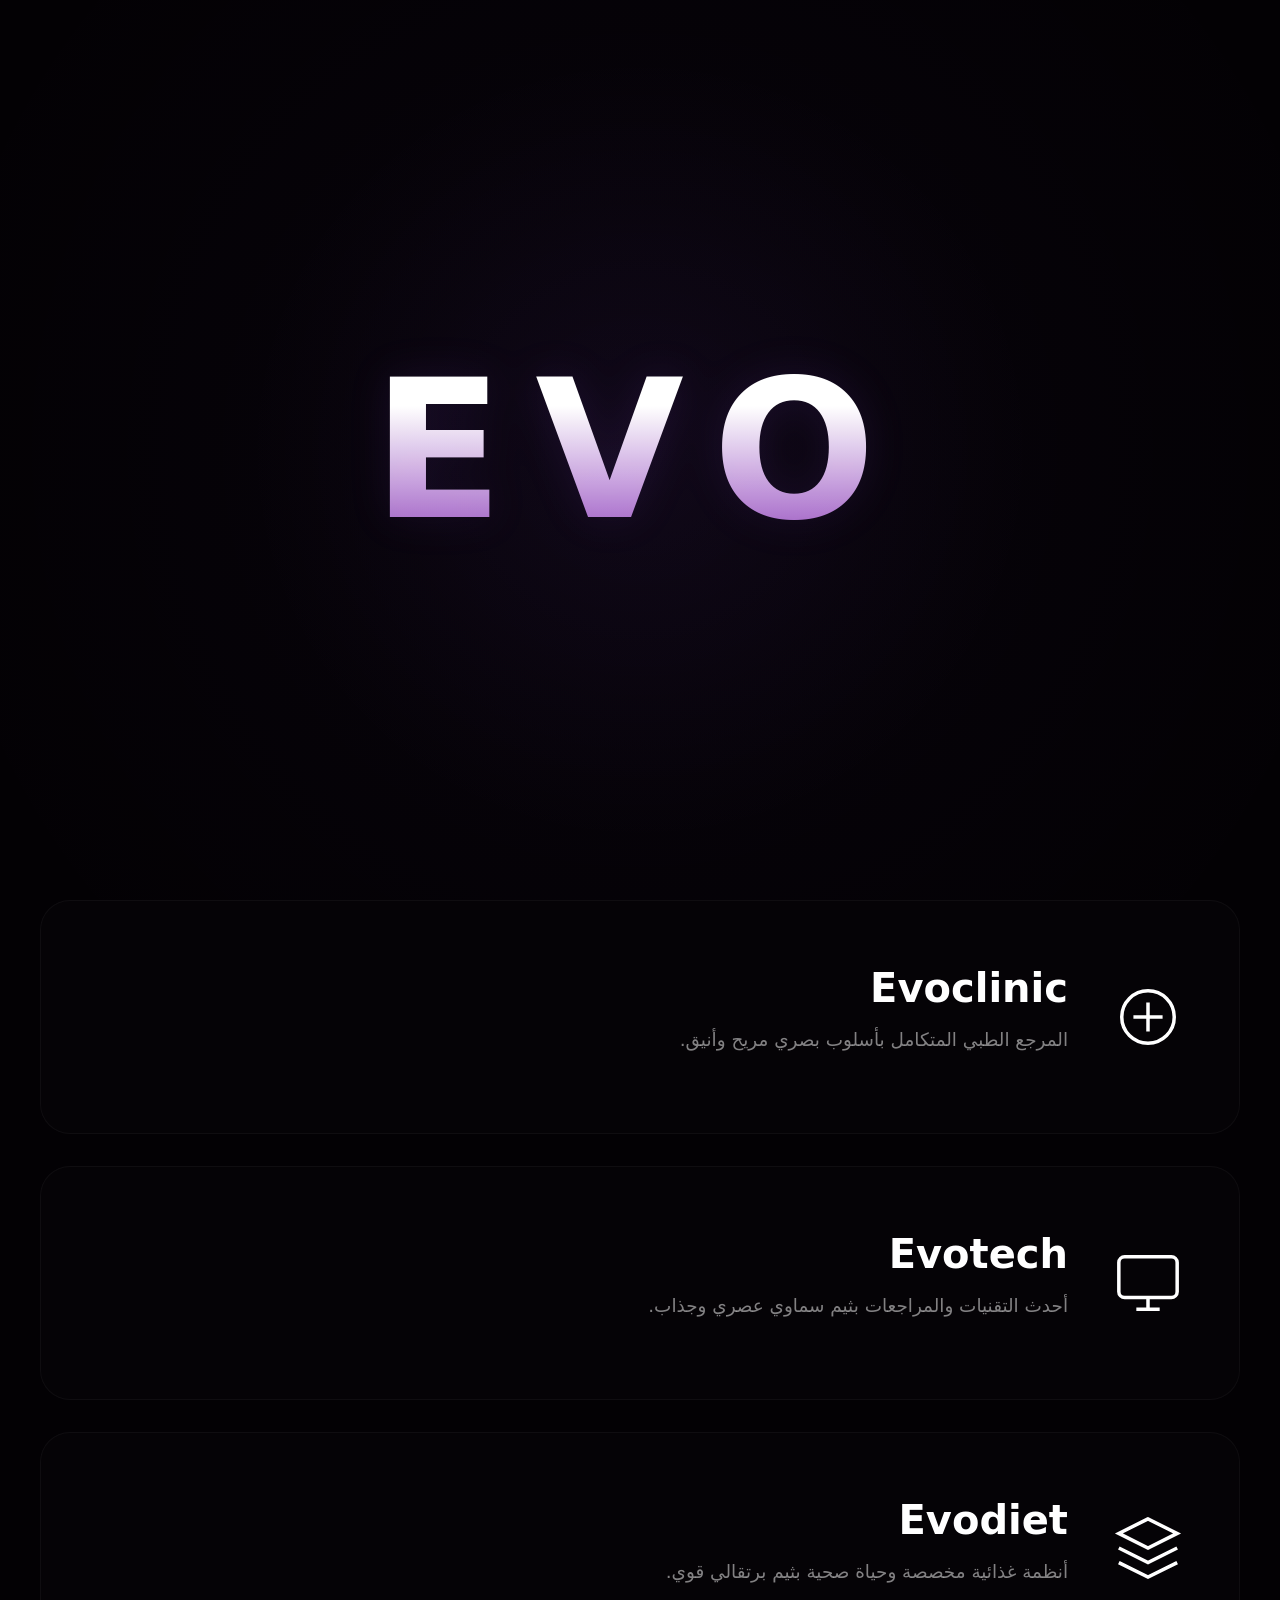
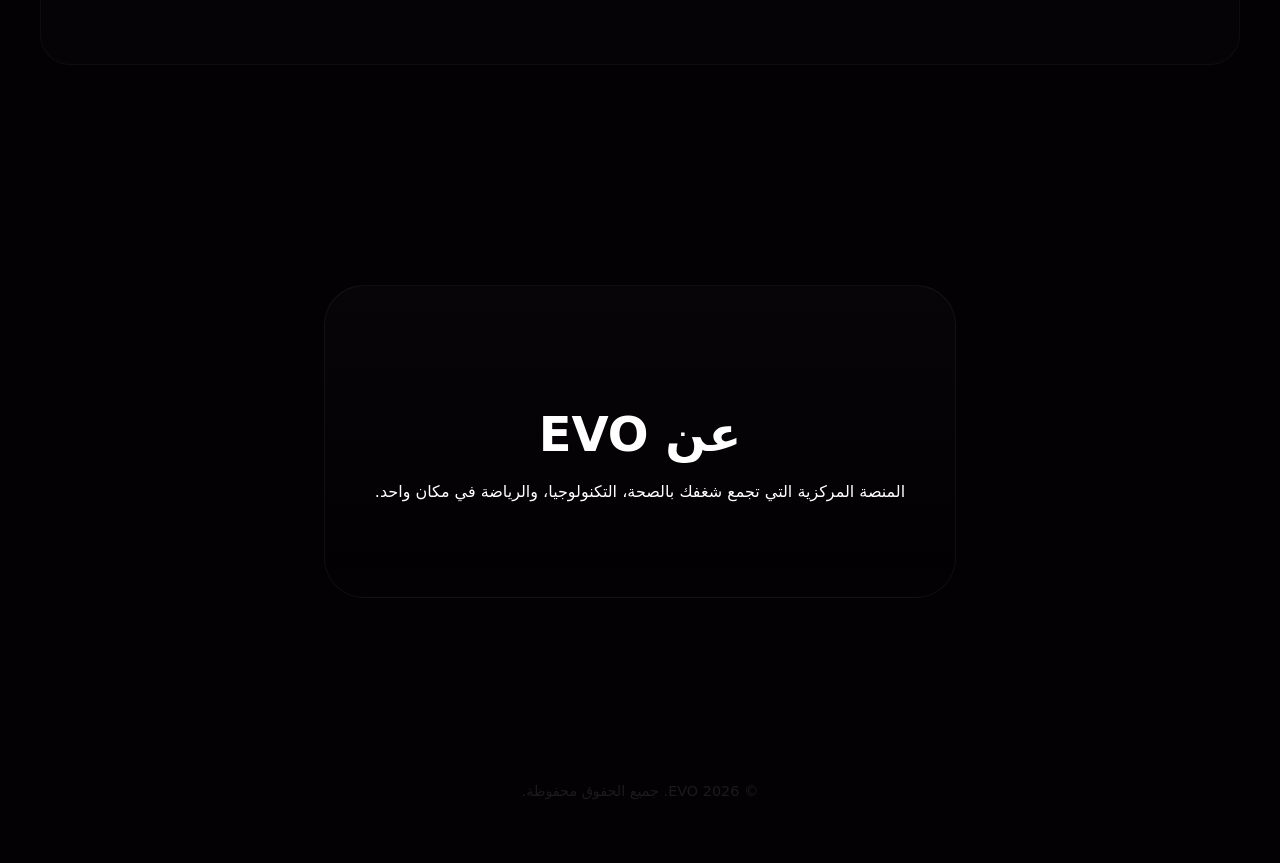
<file: index.html>
<!DOCTYPE html>
<html lang="ar" dir="rtl">
<head>
    <meta charset="UTF-8">
    <meta name="viewport" content="width=device-width, initial-scale=1.0">
    <title>EVO - Ultimate Experience</title>
    <link href="https://unpkg.com/aos@2.3.1/dist/aos.css" rel="stylesheet">
    <link rel="stylesheet" href="css/style.css">
</head>
<body>
    <main>
        <section class="hero" id="home">
            <div class="hero-focus-circle"></div>
            <div class="hero-content">
                <div class="logo-wrapper">
                    <div class="minimal-aura"></div>
                    <h1 class="brand-logo-animated">EVO</h1>
                </div>
                </div>
        </section>

        <section class="tiles-wide">
            <div class="tile-card-wide evoclinic-theme" data-aos="fade-up">
                <a href="evoclinic/">
                    <div class="tile-icon-large">
                        <svg viewBox="0 0 24 24" fill="none" stroke="currentColor" stroke-width="1.2">
                            <path d="M21 12c0 4.97-4.03 9-9 9s-9-4.03-9-9 4.03-9 9-9 9 4.03 9 9z" />
                            <path d="M12 7v10M7 12h10" />
                        </svg>
                    </div>
                    <div class="tile-info">
                        <h3>Evoclinic</h3>
                        <p>المرجع الطبي المتكامل بأسلوب بصري مريح وأنيق.</p>
                    </div>
                    <div class="tile-arrow">←</div>
                </a>
            </div>

            <div class="tile-card-wide evotech-theme" data-aos="fade-up" data-aos-delay="150">
                <a href="evotech/">
                    <div class="tile-icon-large">
                        <svg viewBox="0 0 24 24" fill="none" stroke="currentColor" stroke-width="1.2">
                            <rect x="2" y="3" width="20" height="14" rx="2" />
                            <path d="M8 21h8M12 17v4" />
                        </svg>
                    </div>
                    <div class="tile-info">
                        <h3>Evotech</h3>
                        <p>أحدث التقنيات والمراجعات بثيم سماوي عصري وجذاب.</p>
                    </div>
                    <div class="tile-arrow">←</div>
                </a>
            </div>

            <div class="tile-card-wide evodiet-theme" data-aos="fade-up" data-aos-delay="300">
                <a href="evodiet/">
                    <div class="tile-icon-large">
                        <svg viewBox="0 0 24 24" fill="none" stroke="currentColor" stroke-width="1.2">
                            <path d="M12 2L2 7l10 5 10-5-10-5zM2 17l10 5 10-5M2 12l10 5 10-5" />
                        </svg>
                    </div>
                    <div class="tile-info">
                        <h3>Evodiet</h3>
                        <p>أنظمة غذائية مخصصة وحياة صحية بثيم برتقالي قوي.</p>
                    </div>
                    <div class="tile-arrow">←</div>
                </a>
            </div>
        </section>

        <section id="about" class="about-premium">
            <div class="about-container">
                <div class="about-header">
                    <h2>عن EVO</h2>
                </div>
                <div class="about-content">
                    <p>المنصة المركزية التي تجمع شغفك بالصحة، التكنولوجيا، والرياضة في مكان واحد.</p>
                </div>
            </div>
        </section>
    </main>

    <footer>
        <p>&copy; 2026 EVO. جميع الحقوق محفوظة.</p>
    </footer>

    <script src="https://unpkg.com/aos@2.3.1/dist/aos.js"></script>
    <script>
        // إعدادات AOS لنعومة فائقة في الظهور
        AOS.init({ 
            duration: 1500, 
            once: true, 
            easing: 'ease-out-back' 
        });
    </script>
</body>
</html>
</file>
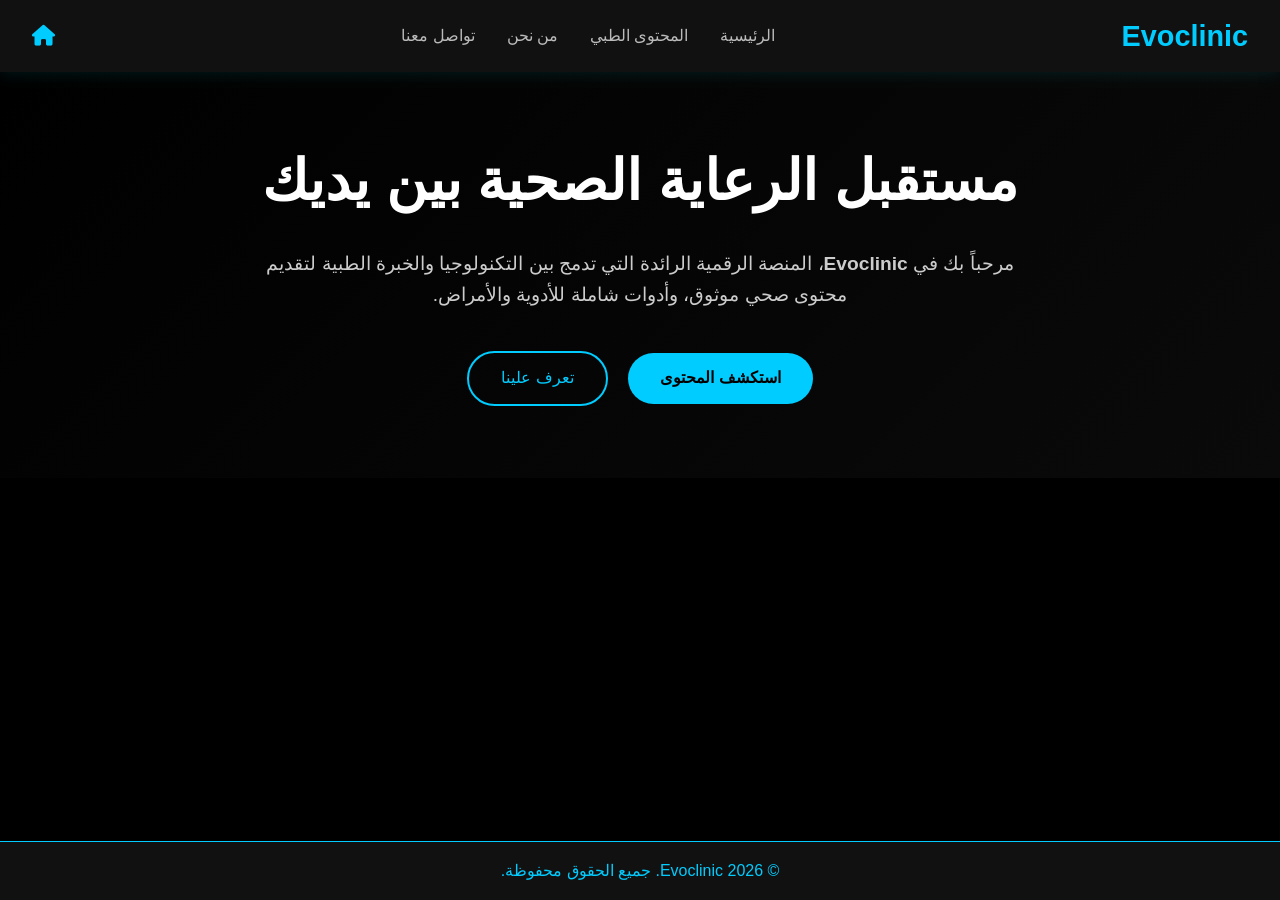
<file: evoclinic/index.html>
<!DOCTYPE html>
<html lang="ar" dir="rtl">
<head>
    <meta charset="UTF-8">
    <meta name="viewport" content="width=device-width, initial-scale=1.0">
    <title>Evoclinic - عيادتك الرقمية</title>
    <link rel="stylesheet" href="https://cdnjs.cloudflare.com/ajax/libs/font-awesome/6.4.0/css/all.min.css">
    <link rel="stylesheet" href="index.css">
</head>

<body>
<header>
    <div class="header-container">

        <div class="logo">Evoclinic</div>

        <nav class="nav-center">
            <a href="index.html">الرئيسية</a>
            <a href="content.html">المحتوى الطبي</a>
            <a href="pages/about.html">من نحن</a>
            <a href="pages/contact.html">تواصل معنا</a>
        </nav>

        <a href="../index.html" class="home-icon" title="الصفحة الرئيسية">
            <i class="fas fa-home"></i>
        </a>

        <button class="hamburger" id="hamburgerBtn">
            <span></span>
            <span></span>
            <span></span>
        </button>

    </div>

    <div class="mobile-menu" id="mobileMenu">
        <a href="index.html">الرئيسية</a>
        <a href="content.html">المحتوى الطبي</a>
        <a href="pages/about.html">من نحن</a>
        <a href="pages/contact.html">تواصل معنا</a>
    </div>
</header>

<main>
    <section class="hero-section">
        <div class="hero-content">
            <h1>مستقبل الرعاية الصحية بين يديك</h1>
            <p>
                مرحباً بك في <strong>Evoclinic</strong>، المنصة الرقمية الرائدة التي تدمج بين التكنولوجيا والخبرة الطبية لتقديم محتوى صحي موثوق، وأدوات شاملة للأدوية والأمراض.
            </p>
            <div class="hero-btns">
                <a href="content.html" class="btn-primary">استكشف المحتوى</a>
                <a href="pages/about.html" class="btn-secondary">تعرف علينا</a>
            </div>
        </div>
    </section>
</main>

<footer>
    <p>&copy; 2026 Evoclinic. جميع الحقوق محفوظة.</p>
</footer>

<script src="script.js"></script>
</body>
</html>
</file>
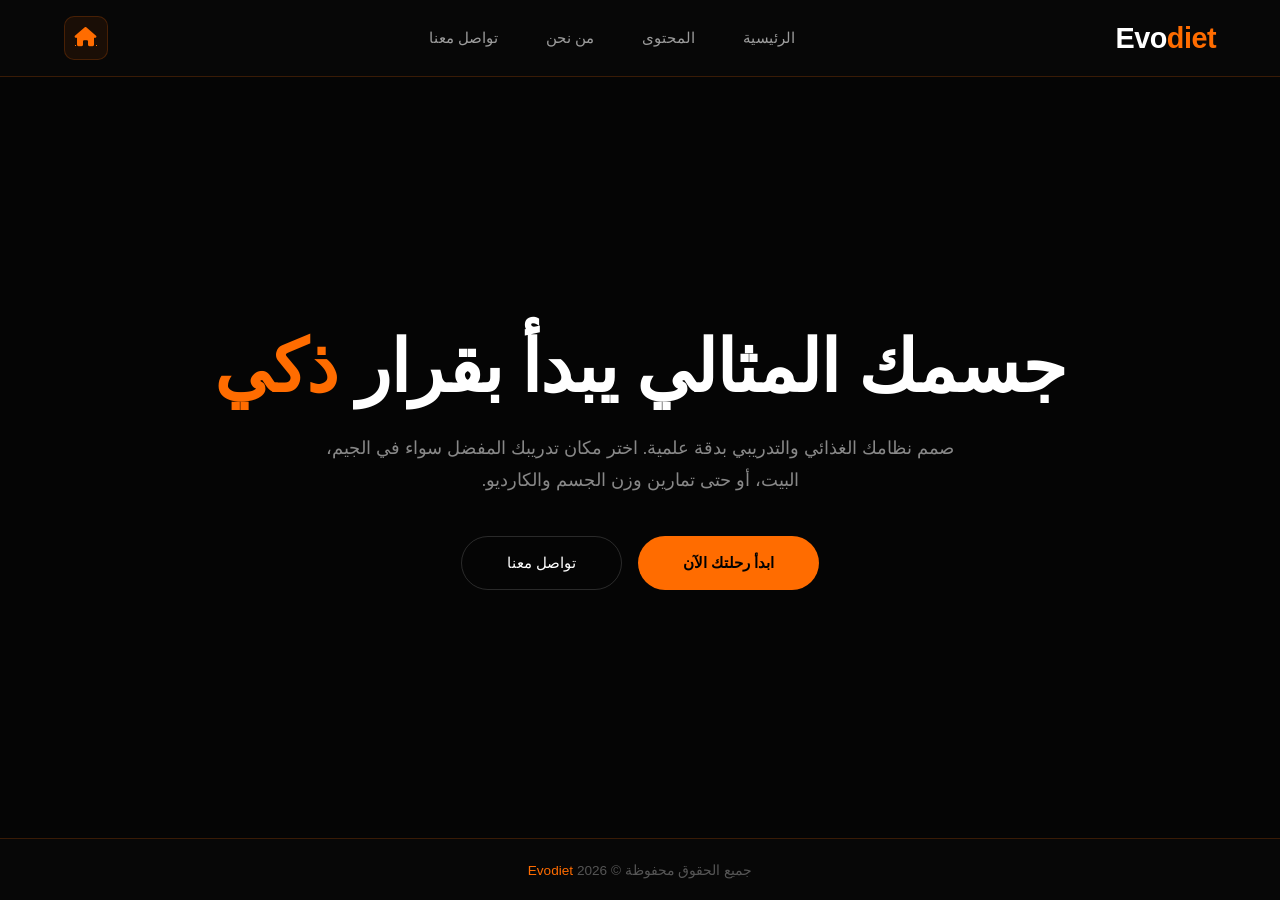
<file: evodiet/index.html>
<!DOCTYPE html>
<html lang="ar" dir="rtl">
<head>
    <meta charset="UTF-8">
    <meta name="viewport" content="width=device-width, initial-scale=1.0">
    <title>Evodiet | الأنظمة الغذائية والرياضية الذكية</title>
    <link rel="stylesheet" href="https://cdnjs.cloudflare.com/ajax/libs/font-awesome/6.4.0/css/all.min.css">
    <link rel="stylesheet" href="style.css">
</head>
<body>

    <div class="drawer-backdrop" id="drawerBackdrop"></div>
    <nav class="drawer" id="mobileMenu">
        <button class="drawer-close" id="closeDrawer">&times;</button>
        <div class="drawer-content">
            <a href="index.html"><i class="fas fa-home"></i> الرئيسية</a>
            <a href="content.html"><i class="fas fa-utensils"></i> المحتوى الغذائي</a>
            <a href="about.html"><i class="fas fa-info-circle"></i> من نحن</a>
            <a href="contact.html"><i class="fas fa-envelope"></i> تواصل معنا</a>
        </div>
    </nav>

    <header class="main-header">
        <div class="header-container">
            <button class="hamburger-btn" id="hamburgerBtn">
                <i class="fas fa-bars"></i>
            </button>

            <div class="logo">Evo<span class="orange">diet</span></div>

            <nav class="nav-center">
                <a href="index.html">الرئيسية</a>
                <a href="content.html">المحتوى</a>
                <a href="about.html">من نحن</a>
                <a href="contact.html">تواصل معنا</a>
            </nav>

            <div class="header-actions">
                <a href="../index.html" class="home-link" title="الرئيسية">
                    <i class="fas fa-home"></i>
                </a>
            </div>
        </div>
    </header>

    <main class="page-content">
        <section class="hero-premium">
            <div class="hero-container">
                <h1 class="hero-title">جسمك المثالي يبدأ بقرار <span class="orange">ذكي</span></h1>
                <p class="hero-desc">صمم نظامك الغذائي والتدريبي بدقة علمية. اختر مكان تدريبك المفضل سواء في الجيم، البيت، أو حتى تمارين وزن الجسم والكارديو.</p>
                <div class="hero-btns">
                    <a href="content.html" class="btn-primary">ابدأ رحلتك الآن</a>
                    <a href="contact.html" class="btn-secondary">تواصل معنا</a>
                </div>
            </div>
        </section>

        </main>

    <footer class="main-footer">
        <p>جميع الحقوق محفوظة &copy; 2026 <span class="orange">Evodiet</span></p>
    </footer>

    <script src="script.js"></script>
</body>
</html>
</file>
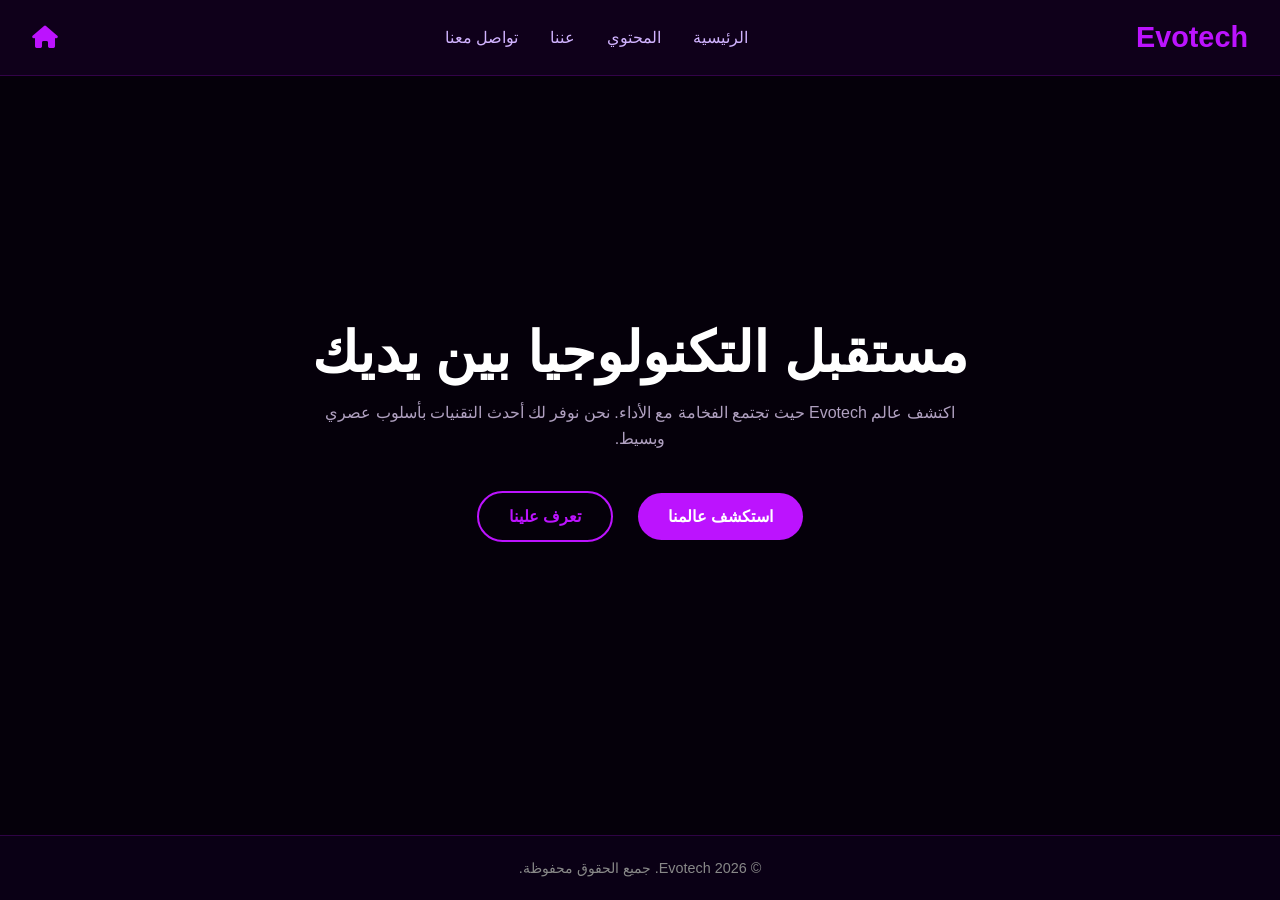
<file: evotech/index.html>
<!DOCTYPE html>
<html lang="ar" dir="rtl">
<head>
    <meta charset="UTF-8">
    <meta name="viewport" content="width=device-width, initial-scale=1.0">
    <title>Evotech - عالم الإلكترونيات</title>
    <link rel="stylesheet" href="https://cdnjs.cloudflare.com/ajax/libs/font-awesome/6.4.0/css/all.min.css">
    <link rel="stylesheet" href="style.css">
</head>
<body>
    <header>
        <div class="header-container">
            <a href="../index.html" class="home-icon" title="الصفحة الرئيسية">
                <i class="fas fa-home"></i>
            </a>

            <nav class="nav-center">
                <a href="index.html">الرئيسية</a>
                <a href="content.html">المحتوي</a>
                <a href="about.html">عننا</a>
                <a href="contact.html">تواصل معنا</a>
            </nav>

            <div class="logo">Evotech</div>

            <button class="hamburger" id="hamburgerBtn">
                <span></span>
                <span></span>
                <span></span>
            </button>
        </div>

        <div class="mobile-menu" id="mobileMenu">
            <a href="index.html">الرئيسية</a>
            <a href="content.html">المحتوي</a>
            <a href="about.html">عننا</a>
            <a href="contact.html">تواصل معنا</a>
        </div>
    </header>

    <main>
        <section class="hero-section">
            <div class="hero-content">
                <h1>مستقبل التكنولوجيا بين يديك</h1>
                <p>اكتشف عالم Evotech حيث تجتمع الفخامة مع الأداء. نحن نوفر لك أحدث التقنيات بأسلوب عصري وبسيط.</p>
                <div class="hero-btns">
                    <a href="content.html" class="btn-primary">استكشف عالمنا</a>
                    <a href="about.html" class="btn-secondary">تعرف علينا</a>
                </div>
            </div>
        </section>
    </main>

    <footer>
        <p>&copy; 2026 Evotech. جميع الحقوق محفوظة.</p>
    </footer>

    <script src="script.js"></script>
</body>
</html>
</file>
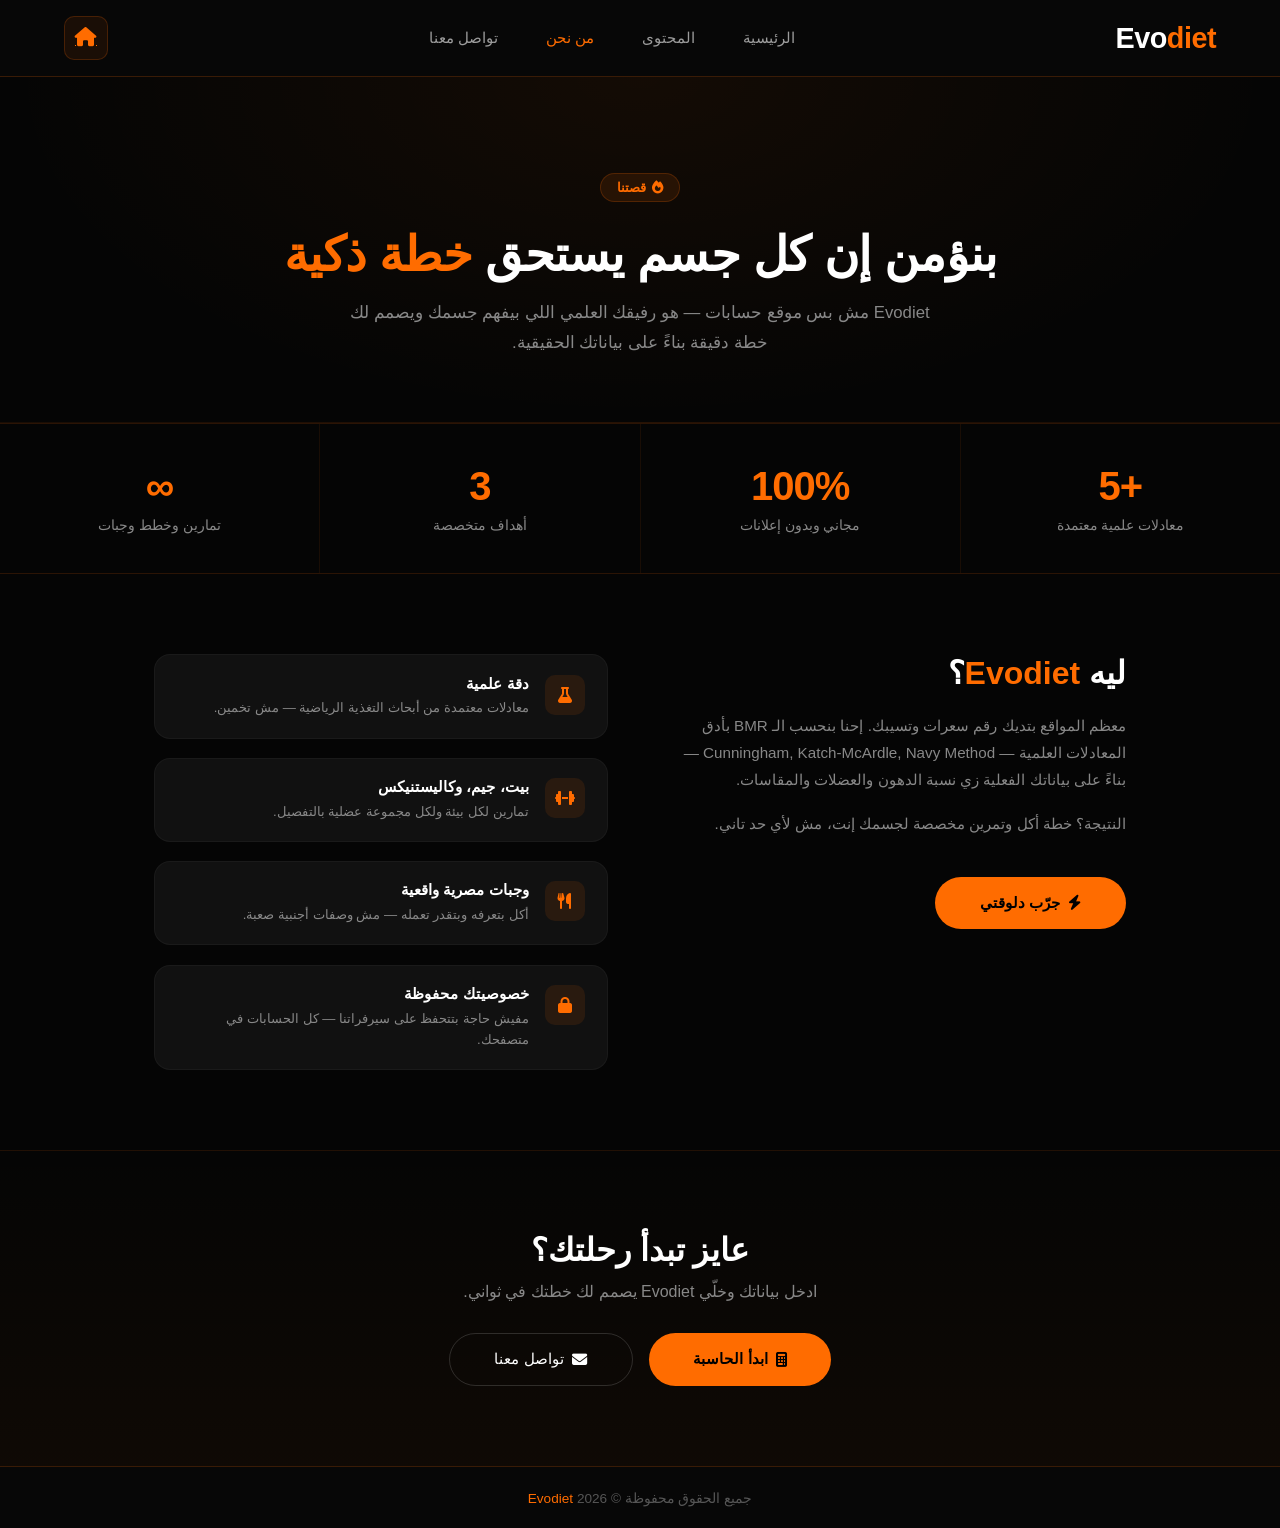
<file: evodiet/about.html>
<!DOCTYPE html>
<html lang="ar" dir="rtl">
<head>
    <meta charset="UTF-8">
    <meta name="viewport" content="width=device-width, initial-scale=1.0">
    <title>عننا - Evodiet</title>
    <link rel="stylesheet" href="https://cdnjs.cloudflare.com/ajax/libs/font-awesome/6.4.0/css/all.min.css">
    <link rel="stylesheet" href="style.css">
    <style>
        .about-hero {
            text-align: center;
            padding: 6rem 5% 4rem;
            background: radial-gradient(ellipse at top, rgba(255,108,0,0.06) 0%, transparent 70%);
            border-bottom: 1px solid rgba(255,108,0,0.08);
        }
        .about-badge {
            display: inline-flex;
            align-items: center;
            gap: 6px;
            background: rgba(255,108,0,0.1);
            color: var(--primary-orange);
            border: 1px solid rgba(255,108,0,0.2);
            padding: 6px 16px;
            border-radius: 50px;
            font-size: 0.82rem;
            font-weight: 600;
            margin-bottom: 1.5rem;
        }
        .about-hero h1 {
            font-size: clamp(1.8rem, 5vw, 3rem);
            font-weight: 800;
            margin-bottom: 1rem;
            letter-spacing: -0.5px;
        }
        .about-hero p {
            color: var(--text-gray);
            max-width: 600px;
            margin: 0 auto;
            font-size: 1.05rem;
            line-height: 1.8;
        }
        .about-stats {
            display: grid;
            grid-template-columns: repeat(4, 1fr);
            gap: 1px;
            background: rgba(255,108,0,0.08);
            border-top: 1px solid rgba(255,108,0,0.08);
            border-bottom: 1px solid rgba(255,108,0,0.08);
        }
        .stat-card {
            background: var(--deep-black);
            padding: 2.5rem 1rem;
            text-align: center;
        }
        .stat-num {
            font-size: 2.5rem;
            font-weight: 900;
            letter-spacing: -1px;
            margin-bottom: 0.5rem;
        }
        .stat-label { color: var(--text-gray); font-size: 0.85rem; }
        .about-section {
            max-width: 1100px;
            margin: 0 auto;
            padding: 5rem 5%;
        }
        .about-grid {
            display: grid;
            grid-template-columns: 1fr 1fr;
            gap: 4rem;
            align-items: start;
        }
        .about-text h2 { font-size: 2rem; font-weight: 800; margin-bottom: 1.2rem; }
        .about-text p { color: var(--text-gray); line-height: 1.8; margin-bottom: 1rem; font-size: 0.95rem; }
        .about-features { display: flex; flex-direction: column; gap: 1.2rem; }
        .feature-item {
            display: flex;
            gap: 1rem;
            align-items: flex-start;
            background: var(--card-bg-2);
            border: 1px solid var(--border-subtle);
            border-radius: 16px;
            padding: 1.2rem 1.4rem;
            transition: border-color 0.3s;
        }
        .feature-item:hover { border-color: var(--border-orange); }
        .feature-icon {
            width: 40px; height: 40px;
            background: rgba(255,108,0,0.1);
            border-radius: 10px;
            display: flex; align-items: center; justify-content: center;
            color: var(--primary-orange);
            font-size: 1rem;
            flex-shrink: 0;
        }
        .feature-item h4 { font-size: 0.95rem; margin-bottom: 0.3rem; font-weight: 700; }
        .feature-item p { font-size: 0.82rem; color: var(--text-gray); line-height: 1.6; margin: 0; }
        .about-cta {
            text-align: center;
            padding: 5rem 5%;
            background: linear-gradient(to bottom, transparent, rgba(255,108,0,0.04));
            border-top: 1px solid rgba(255,108,0,0.08);
        }
        .about-cta h2 { font-size: 2rem; font-weight: 800; margin-bottom: 0.8rem; }
        .about-cta p { color: var(--text-gray); font-size: 1rem; }
        @media (max-width: 768px) {
            .about-stats { grid-template-columns: 1fr 1fr; }
            .about-grid { grid-template-columns: 1fr; gap: 2rem; }
        }
    </style>
</head>
<body>

    <div class="drawer-backdrop" id="drawerBackdrop"></div>
    <nav class="drawer" id="mobileMenu">
        <button class="drawer-close" id="closeDrawer">&times;</button>
        <div class="drawer-content">
            <a href="index.html"><i class="fas fa-home"></i> الرئيسية</a>
            <a href="content.html"><i class="fas fa-utensils"></i> المحتوى الغذائي</a>
            <a href="about.html" class="active"><i class="fas fa-info-circle"></i> من نحن</a>
            <a href="contact.html"><i class="fas fa-envelope"></i> تواصل معنا</a>
        </div>
    </nav>

    <header class="main-header">
        <div class="header-container">
            <button class="hamburger-btn" id="hamburgerBtn"><i class="fas fa-bars"></i></button>
            <div class="logo">Evo<span class="orange">diet</span></div>
            <nav class="nav-center">
                <a href="index.html">الرئيسية</a>
                <a href="content.html">المحتوى</a>
                <a href="about.html" class="active">من نحن</a>
                <a href="contact.html">تواصل معنا</a>
            </nav>
            <div class="header-actions">
                <a href="../index.html" class="home-link"><i class="fas fa-home"></i></a>
            </div>
        </div>
    </header>

    <main>
        <section class="about-hero">
            <div>
                <span class="about-badge"><i class="fas fa-fire"></i> قصتنا</span>
                <h1>بنؤمن إن كل جسم يستحق <span class="orange">خطة ذكية</span></h1>
                <p>Evodiet مش بس موقع حسابات — هو رفيقك العلمي اللي بيفهم جسمك ويصمم لك خطة دقيقة بناءً على بياناتك الحقيقية.</p>
            </div>
        </section>

        <section class="about-stats">
            <div class="stat-card">
                <div class="stat-num orange">+5</div>
                <div class="stat-label">معادلات علمية معتمدة</div>
            </div>
            <div class="stat-card">
                <div class="stat-num orange">100%</div>
                <div class="stat-label">مجاني وبدون إعلانات</div>
            </div>
            <div class="stat-card">
                <div class="stat-num orange">3</div>
                <div class="stat-label">أهداف متخصصة</div>
            </div>
            <div class="stat-card">
                <div class="stat-num orange">∞</div>
                <div class="stat-label">تمارين وخطط وجبات</div>
            </div>
        </section>

        <section class="about-section">
            <div class="about-grid">
                <div class="about-text">
                    <h2>ليه <span class="orange">Evodiet</span>؟</h2>
                    <p>معظم المواقع بتديك رقم سعرات وتسيبك. إحنا بنحسب الـ BMR بأدق المعادلات العلمية — Cunningham, Katch-McArdle, Navy Method — بناءً على بياناتك الفعلية زي نسبة الدهون والعضلات والمقاسات.</p>
                    <p>النتيجة؟ خطة أكل وتمرين مخصصة لجسمك إنت، مش لأي حد تاني.</p>
                    <a href="content.html" class="btn-primary" style="margin-top:1.5rem; display:inline-flex;">
                        <i class="fas fa-bolt"></i> جرّب دلوقتي
                    </a>
                </div>
                <div class="about-features">
                    <div class="feature-item">
                        <div class="feature-icon"><i class="fas fa-flask"></i></div>
                        <div>
                            <h4>دقة علمية</h4>
                            <p>معادلات معتمدة من أبحاث التغذية الرياضية — مش تخمين.</p>
                        </div>
                    </div>
                    <div class="feature-item">
                        <div class="feature-icon"><i class="fas fa-dumbbell"></i></div>
                        <div>
                            <h4>بيت، جيم، وكاليستنيكس</h4>
                            <p>تمارين لكل بيئة ولكل مجموعة عضلية بالتفصيل.</p>
                        </div>
                    </div>
                    <div class="feature-item">
                        <div class="feature-icon"><i class="fas fa-utensils"></i></div>
                        <div>
                            <h4>وجبات مصرية واقعية</h4>
                            <p>أكل بتعرفه وبتقدر تعمله — مش وصفات أجنبية صعبة.</p>
                        </div>
                    </div>
                    <div class="feature-item">
                        <div class="feature-icon"><i class="fas fa-lock"></i></div>
                        <div>
                            <h4>خصوصيتك محفوظة</h4>
                            <p>مفيش حاجة بتتحفظ على سيرفراتنا — كل الحسابات في متصفحك.</p>
                        </div>
                    </div>
                </div>
            </div>
        </section>

        <section class="about-cta">
            <h2>عايز تبدأ رحلتك؟</h2>
            <p>ادخل بياناتك وخلّي Evodiet يصمم لك خطتك في ثواني.</p>
            <div style="display:flex; gap:1rem; justify-content:center; flex-wrap:wrap; margin-top:2rem;">
                <a href="content.html" class="btn-primary"><i class="fas fa-calculator"></i> ابدأ الحاسبة</a>
                <a href="contact.html" class="btn-secondary"><i class="fas fa-envelope"></i> تواصل معنا</a>
            </div>
        </section>
    </main>

    <footer class="main-footer">
        <p>جميع الحقوق محفوظة &copy; 2026 <span class="orange">Evodiet</span></p>
    </footer>

    <script src="script.js"></script>
</body>
</html>
</file>
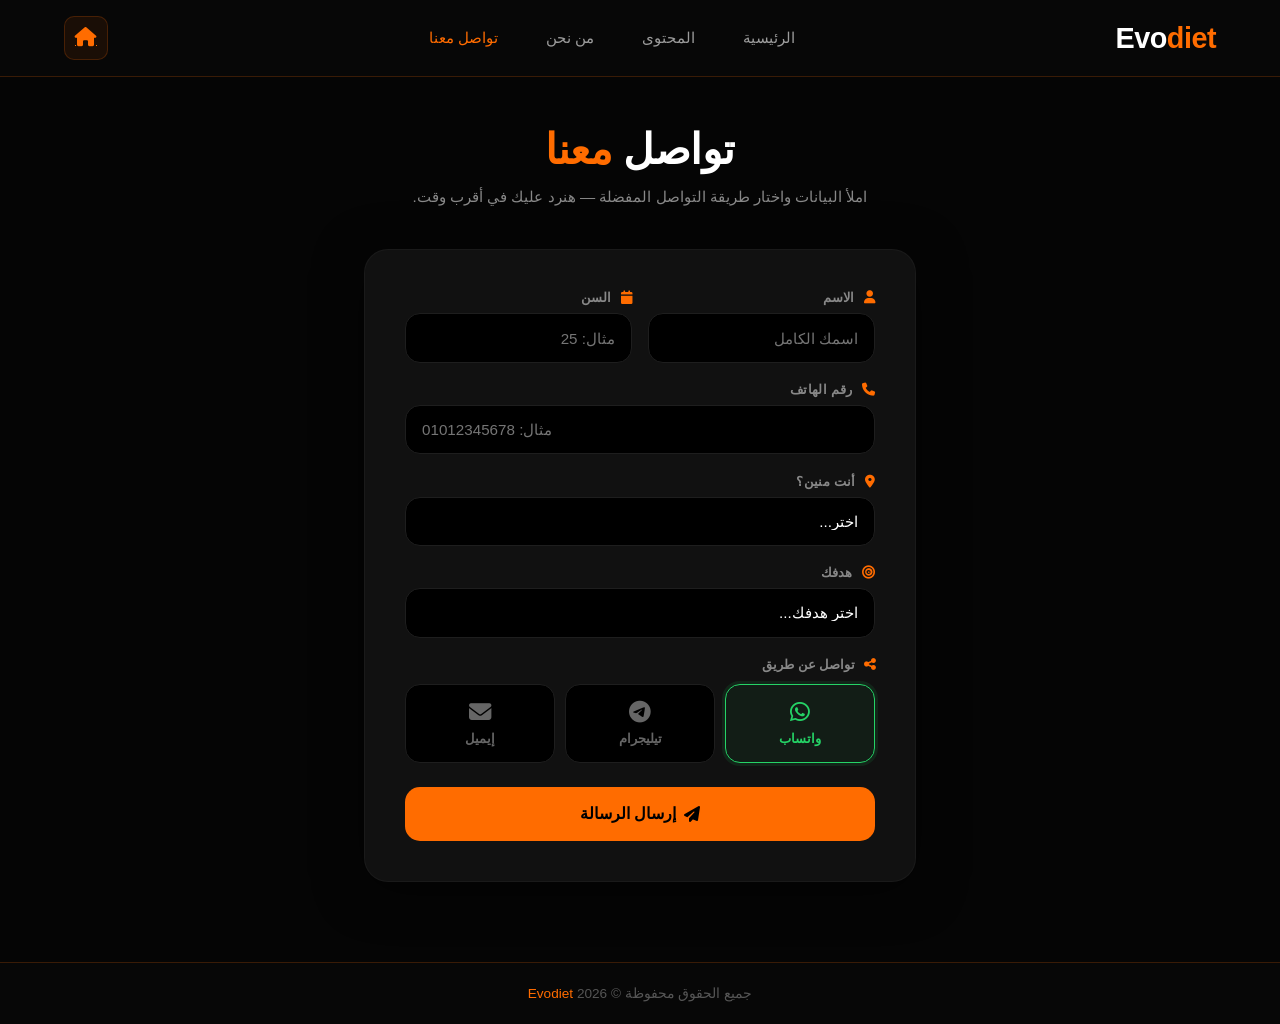
<file: evodiet/contact.html>
<!DOCTYPE html>
<html lang="ar" dir="rtl">
<head>
    <meta charset="UTF-8">
    <meta name="viewport" content="width=device-width, initial-scale=1.0">
    <title>تواصل معنا - Evodiet</title>
    <link rel="stylesheet" href="https://cdnjs.cloudflare.com/ajax/libs/font-awesome/6.4.0/css/all.min.css">
    <link rel="stylesheet" href="style.css">
    <style>
        .contact-wrapper {
            max-width: 680px;
            margin: 0 auto;
            padding: 3rem 5% 5rem;
        }
        .contact-title {
            text-align: center;
            margin-bottom: 2.5rem;
        }
        .contact-title h1 {
            font-size: clamp(1.8rem, 5vw, 2.6rem);
            font-weight: 800;
            letter-spacing: -0.5px;
            margin-bottom: 0.6rem;
        }
        .contact-title p { color: var(--text-gray); font-size: 0.95rem; line-height: 1.7; }

        /* ===== Card ===== */
        .contact-card {
            background: var(--card-bg-2);
            border: 1px solid var(--border-subtle);
            border-radius: var(--radius-lg);
            padding: 2.5rem;
            box-shadow: 0 8px 48px rgba(0,0,0,0.5);
        }

        /* ===== Form fields ===== */
        .cf-group {
            margin-bottom: 1.2rem;
        }
        .cf-group label {
            display: block;
            color: var(--text-gray);
            font-size: 0.82rem;
            font-weight: 600;
            margin-bottom: 0.5rem;
            letter-spacing: 0.3px;
        }
        .cf-group input,
        .cf-group select {
            width: 100%;
            background: #000;
            border: 1px solid #1e1e1e;
            padding: 0.95rem 1rem;
            border-radius: var(--radius-md);
            color: #fff;
            outline: none;
            font-family: inherit;
            font-size: 0.95rem;
            transition: border-color 0.25s, box-shadow 0.25s;
            -webkit-appearance: none;
            appearance: none;
        }
        .cf-group input:focus,
        .cf-group select:focus {
            border-color: var(--primary-orange);
            box-shadow: 0 0 0 3px rgba(255,108,0,0.08);
        }
        .cf-group select option { background: #111; }
        .cf-row {
            display: grid;
            grid-template-columns: 1fr 1fr;
            gap: 1rem;
        }

        /* ===== Channel selector ===== */
        .channel-label {
            display: block;
            color: var(--text-gray);
            font-size: 0.82rem;
            font-weight: 600;
            margin-bottom: 0.8rem;
        }
        .channel-options {
            display: grid;
            grid-template-columns: repeat(3, 1fr);
            gap: 10px;
            margin-bottom: 1.5rem;
        }
        .channel-btn {
            background: #000;
            border: 1px solid #1e1e1e;
            border-radius: var(--radius-md);
            padding: 1rem 0.5rem;
            text-align: center;
            cursor: pointer;
            transition: all 0.25s;
            display: flex;
            flex-direction: column;
            align-items: center;
            gap: 7px;
            color: #666;
            font-size: 0.82rem;
            font-family: inherit;
            font-weight: 600;
        }
        .channel-btn i { font-size: 1.4rem; }
        .channel-btn:hover { border-color: #333; color: #aaa; }
        .channel-btn.active[data-ch="whatsapp"] {
            border-color: #25d366;
            color: #25d366;
            background: rgba(37,211,102,0.06);
            box-shadow: 0 0 0 3px rgba(37,211,102,0.1);
        }
        .channel-btn.active[data-ch="telegram"] {
            border-color: #229ed9;
            color: #229ed9;
            background: rgba(34,158,217,0.06);
            box-shadow: 0 0 0 3px rgba(34,158,217,0.1);
        }
        .channel-btn.active[data-ch="email"] {
            border-color: var(--primary-orange);
            color: var(--primary-orange);
            background: rgba(255,108,0,0.06);
            box-shadow: 0 0 0 3px rgba(255,108,0,0.1);
        }

        /* ===== Submit button ===== */
        .submit-btn {
            width: 100%;
            padding: 1.1rem;
            border-radius: var(--radius-md);
            border: none;
            cursor: pointer;
            font-family: inherit;
            font-size: 1rem;
            font-weight: 700;
            display: flex;
            align-items: center;
            justify-content: center;
            gap: 8px;
            transition: all 0.3s;
            background: var(--primary-orange);
            color: #000;
            margin-top: 0.5rem;
        }
        .submit-btn:hover {
            background: #ff7b1a;
            transform: translateY(-2px);
            box-shadow: 0 8px 24px rgba(255,108,0,0.3);
        }
        .submit-btn:active { transform: scale(0.98); }

        /* ===== Error ===== */
        .cf-error {
            color: #ff4d4d;
            font-size: 0.8rem;
            margin-top: 0.4rem;
            display: none;
        }
        .cf-group.has-error input,
        .cf-group.has-error select {
            border-color: #ff4d4d;
        }
        .cf-group.has-error .cf-error { display: block; }

        @media (max-width: 540px) {
            .cf-row { grid-template-columns: 1fr; }
            .contact-card { padding: 1.5rem; }
        }
    </style>
</head>
<body>

    <div class="drawer-backdrop" id="drawerBackdrop"></div>
    <nav class="drawer" id="mobileMenu">
        <button class="drawer-close" id="closeDrawer">&times;</button>
        <div class="drawer-content">
            <a href="index.html"><i class="fas fa-home"></i> الرئيسية</a>
            <a href="content.html"><i class="fas fa-utensils"></i> المحتوى الغذائي</a>
            <a href="about.html"><i class="fas fa-info-circle"></i> من نحن</a>
            <a href="contact.html" class="active"><i class="fas fa-envelope"></i> تواصل معنا</a>
        </div>
    </nav>

    <header class="main-header">
        <div class="header-container">
            <button class="hamburger-btn" id="hamburgerBtn"><i class="fas fa-bars"></i></button>
            <div class="logo">Evo<span class="orange">diet</span></div>
            <nav class="nav-center">
                <a href="index.html">الرئيسية</a>
                <a href="content.html">المحتوى</a>
                <a href="about.html">من نحن</a>
                <a href="contact.html" class="active">تواصل معنا</a>
            </nav>
            <div class="header-actions">
                <a href="../index.html" class="home-link"><i class="fas fa-home"></i></a>
            </div>
        </div>
    </header>

    <main>
        <div class="contact-wrapper">
            <div class="contact-title">
                <h1>تواصل <span class="orange">معنا</span></h1>
                <p>املأ البيانات واختار طريقة التواصل المفضلة — هنرد عليك في أقرب وقت.</p>
            </div>

            <div class="contact-card">

                <!-- الاسم والسن -->
                <div class="cf-row">
                    <div class="cf-group" id="grp-name">
                        <label><i class="fas fa-user" style="color:var(--primary-orange); margin-left:5px;"></i> الاسم</label>
                        <input type="text" id="cf-name" placeholder="اسمك الكامل">
                        <span class="cf-error">من فضلك ادخل اسمك</span>
                    </div>
                    <div class="cf-group" id="grp-age">
                        <label><i class="fas fa-calendar" style="color:var(--primary-orange); margin-left:5px;"></i> السن</label>
                        <input type="number" id="cf-age" placeholder="مثال: 25" inputmode="numeric" min="10" max="99">
                        <span class="cf-error">ادخل سن صحيح</span>
                    </div>
                </div>

                <!-- رقم الفون -->
                <div class="cf-group" id="grp-phone">
                    <label><i class="fas fa-phone" style="color:var(--primary-orange); margin-left:5px;"></i> رقم الهاتف</label>
                    <input type="tel" id="cf-phone" placeholder="مثال: 01012345678" inputmode="tel">
                    <span class="cf-error">ادخل رقم هاتف صحيح</span>
                </div>

                <!-- منين -->
                <div class="cf-group" id="grp-country">
                    <label><i class="fas fa-map-marker-alt" style="color:var(--primary-orange); margin-left:5px;"></i> أنت منين؟</label>
                    <select id="cf-country">
                        <option value="">اختر...</option>
                        <option>مصر</option>
                        <option>السعودية</option>
                        <option>الإمارات</option>
                        <option>الكويت</option>
                        <option>قطر</option>
                        <option>البحرين</option>
                        <option>عُمان</option>
                        <option>الأردن</option>
                        <option>المغرب</option>
                        <option>تونس</option>
                        <option>ليبيا</option>
                        <option>السودان</option>
                        <option>اليمن</option>
                        <option>العراق</option>
                        <option>سوريا</option>
                        <option>لبنان</option>
                        <option>فلسطين</option>
                        <option>دولة أخرى</option>
                    </select>
                    <span class="cf-error">اختر بلدك</span>
                </div>

                <!-- الهدف -->
                <div class="cf-group" id="grp-goal">
                    <label><i class="fas fa-bullseye" style="color:var(--primary-orange); margin-left:5px;"></i> هدفك</label>
                    <select id="cf-goal">
                        <option value="">اختر هدفك...</option>
                        <option value="lose">خسارة وزن</option>
                        <option value="gain">زيادة وزن (Bulking)</option>
                        <option value="cut">تنشيف (Cutting)</option>
                        <option value="other">استشارة عامة</option>
                    </select>
                    <span class="cf-error">اختر هدفك</span>
                </div>

                <!-- قناة التواصل -->
                <span class="channel-label"><i class="fas fa-share-alt" style="color:var(--primary-orange); margin-left:5px;"></i> تواصل عن طريق</span>
                <div class="channel-options" id="grp-channel">
                    <button class="channel-btn active" data-ch="whatsapp" onclick="selectChannel(this)">
                        <i class="fab fa-whatsapp"></i>
                        واتساب
                    </button>
                    <button class="channel-btn" data-ch="telegram" onclick="selectChannel(this)">
                        <i class="fab fa-telegram-plane"></i>
                        تيليجرام
                    </button>
                    <button class="channel-btn" data-ch="email" onclick="selectChannel(this)">
                        <i class="fas fa-envelope"></i>
                        إيميل
                    </button>
                </div>

                <button class="submit-btn" onclick="sendMessage()">
                    <i class="fas fa-paper-plane"></i>
                    إرسال الرسالة
                </button>

            </div>
        </div>
    </main>

    <footer class="main-footer">
        <p>جميع الحقوق محفوظة &copy; 2026 <span class="orange">Evodiet</span></p>
    </footer>

    <script src="script.js"></script>
    <script>
        // ===== إعدادات التواصل — غيّر البيانات هنا =====
        const WHATSAPP_NUMBER = '201000000000'; // رقم الواتساب
        const EMAIL_ADDRESS = 'info@evodiet.com'; // الإيميل
        
// بيانات بوت التيليجرام الخاص بك
const TELEGRAM_TOKEN = '8897597290:AAHiVfDo9RtebFmrliof_sJA2SRSp9PyWEc'; 
const TELEGRAM_CHAT_ID = '7588896859';
        let selectedChannel = 'whatsapp';

        function selectChannel(btn) {
            document.querySelectorAll('.channel-btn').forEach(b => b.classList.remove('active'));
            btn.classList.add('active');
            selectedChannel = btn.dataset.ch;
        }

        function validate() {
            let ok = true;
            const fields = [
                { id: 'grp-name',    val: () => document.getElementById('cf-name').value.trim().length >= 2 },
                { id: 'grp-age',     val: () => { const v = parseInt(document.getElementById('cf-age').value); return v >= 10 && v <= 99; } },
                { id: 'grp-phone',   val: () => document.getElementById('cf-phone').value.trim().length >= 8 },
                { id: 'grp-country', val: () => document.getElementById('cf-country').value !== '' },
                { id: 'grp-goal',    val: () => document.getElementById('cf-goal').value !== '' },
            ];
            fields.forEach(f => {
                const grp = document.getElementById(f.id);
                if (f.val()) {
                    grp.classList.remove('has-error');
                } else {
                    grp.classList.add('has-error');
                    ok = false;
                }
            });
            return ok;
        }

        function buildMessage() {
            const name    = document.getElementById('cf-name').value.trim();
            const age     = document.getElementById('cf-age').value.trim();
            const phone   = document.getElementById('cf-phone').value.trim();
            const country = document.getElementById('cf-country').value;
            const goalMap = { lose: 'خسارة وزن', gain: 'زيادة وزن (Bulking)', cut: 'تنشيف (Cutting)', other: 'استشارة عامة' };
            const goal    = goalMap[document.getElementById('cf-goal').value] || '';

            return `مرحباً Evodiet 👋\n\nالاسم: ${name}\nالسن: ${age}\nالهاتف: ${phone}\nالبلد: ${country}\nالهدف: ${goal}\n\nأرجو التواصل معي 🙏`;
        }

        async function sendMessage() {
            if (!validate()) return;

            const msg = buildMessage();
            const encoded = encodeURIComponent(msg);

            if (selectedChannel === 'whatsapp') {
                window.open(`https://wa.me/${WHATSAPP_NUMBER}?text=${encoded}`, '_blank');
            } 
            else if (selectedChannel === 'telegram') {
                // إرسال البيانات مباشرة للبوت عبر الـ API
                const url = `https://api.telegram.org/bot${TELEGRAM_TOKEN}/sendMessage`;
                
                try {
                    const response = await fetch(url, {
                        method: 'POST',
                        headers: { 'Content-Type': 'application/json' },
                        body: JSON.stringify({
                            chat_id: TELEGRAM_CHAT_ID,
                            text: msg
                        })
                    });

                    if (response.ok) {
                        alert('✅ تم إرسال بياناتك بنجاح للبوت!');
                    } else {
                        alert('❌ فشل الإرسال، تأكد من التوكن و الـ Chat ID.');
                    }
                } catch (error) {
                    alert('❌ فشل الاتصال، تأكد من الإنترنت.');
                }
            } 
            else if (selectedChannel === 'email') {
                const subject = encodeURIComponent('طلب تواصل من Evodiet');
                window.open(`mailto:${EMAIL_ADDRESS}?subject=${subject}&body=${encoded}`, '_blank');
            }
        }
    </script>
</body>
</html>
</file>
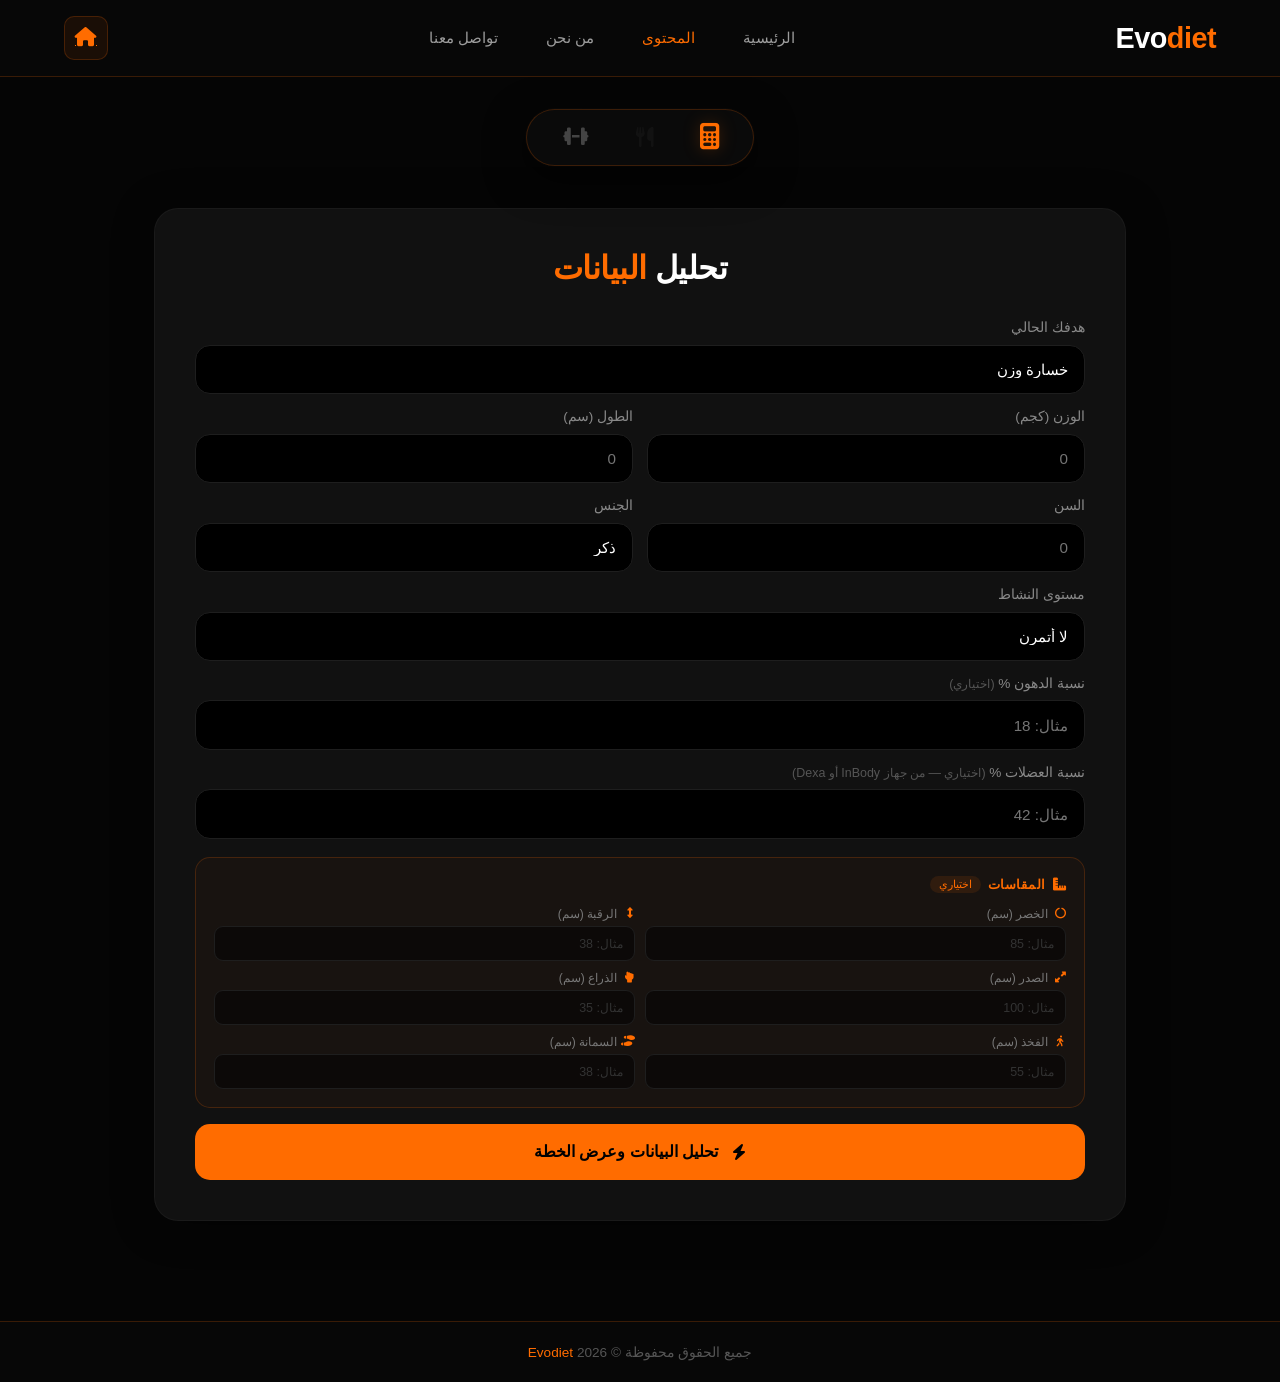
<file: evodiet/content.html>
<!DOCTYPE html>
<html lang="ar" dir="rtl">
<head>
    <meta charset="UTF-8">
    <meta name="viewport" content="width=device-width, initial-scale=1.0">
    <title>Evodiet | المحتوى الذكي</title>
    <link rel="stylesheet" href="https://cdnjs.cloudflare.com/ajax/libs/font-awesome/6.4.0/css/all.min.css">
    <link rel="stylesheet" href="style.css">
    <style>
        /* ===== إصلاح الفورم على الموبايل ===== */
    
    </style>
</head>
<body>

<!-- Mobile Drawer -->
<div class="drawer-backdrop" id="drawerBackdrop" onclick="closeDrawer()"></div>
<div class="drawer" id="mobileDrawer">
    <button class="drawer-close" onclick="closeDrawer()"><i class="fas fa-times"></i></button>
    <div class="drawer-content">
        <a href="index.html">الرئيسية</a>
        <a href="content.html" class="active">المحتوى</a>
        <a href="about.html">من نحن</a>
        <a href="contact.html" class="active"><i class="fas fa-envelope"></i> تواصل معنا</a>
    </div>
</div>

<header class="main-header">
    <div class="header-container">
        <button class="hamburger-btn" id="hamburgerBtn" onclick="openDrawer()"><i class="fas fa-bars"></i></button>
        <div class="logo">Evo<span class="orange">diet</span></div>
        <nav class="nav-center">
            <a href="index.html">الرئيسية</a>
            <a href="content.html" class="active">المحتوى</a>
            <a href="about.html">من نحن</a>
            <a href="contact.html">تواصل معنا</a>

        </nav>
        <div class="header-actions">
            <a href="../index.html" class="home-link"><i class="fas fa-home"></i></a>
        </div>
    </div>
</header>

    <main class="content-wrapper">
        <div class="dynamic-island-nav">
            <div class="island" id="islandNav">
                <div class="island-item active" data-target="calculator" title="حاسبة السعرات"><i class="fas fa-calculator"></i></div>
                <div class="island-item disabled" id="mealLink" data-target="meals" title="خطة الوجبات"><i class="fas fa-utensils"></i></div>
                <div class="island-item" data-target="workouts" title="جدول التمارين"><i class="fas fa-dumbbell"></i></div>
            </div>
        </div>

        <!-- ===== قسم الحاسبة ===== -->
        <section class="content-section active" id="calculator">
            <div class="glass-card">
                <h2 class="premium-title">تحليل <span class="orange">البيانات</span></h2>
                <div class="form-grid">

                    <!-- الهدف -->
                    <div class="input-box full">
                        <label>هدفك الحالي</label>
                        <select id="goal">
                            <option value="lose">خسارة وزن</option>
                            <option value="gain">زيادة وزن (Bulking)</option>
                            <option value="maintain">تنشيف (Cutting)</option>
                        </select>
                    </div>

                    <!-- الوزن والطول جنب بعض -->
                    <div class="input-box half">
                        <label>الوزن (كجم)</label>
                        <input type="number" id="weight" placeholder="0" inputmode="decimal">
                    </div>
                    <div class="input-box half">
                        <label>الطول (سم)</label>
                        <input type="number" id="height" placeholder="0" inputmode="decimal">
                    </div>

                    <!-- السن والجنس جنب بعض -->
                    <div class="input-box half">
                        <label>السن</label>
                        <input type="number" id="age" placeholder="0" inputmode="numeric">
                    </div>
                    <div class="input-box half">
                        <label>الجنس</label>
                        <select id="gender">
                            <option value="male">ذكر</option>
                            <option value="female">أنثى</option>
                        </select>
                    </div>

                    <!-- النشاط -->
                    <div class="input-box full">
                        <label>مستوى النشاط</label>
                        <select id="activity">
                            <option value="1.2">لا أتمرن</option>
                            <option value="1.375">مجهود خفيف (1-3 أيام)</option>
                            <option value="1.55">مجهود متوسط (3-5 أيام)</option>
                            <option value="1.725">مجهود عالي (6-7 أيام)</option>
                        </select>
                    </div>

                    <!-- نسبة الدهون -->
                    <div class="input-box full">
                        <label>نسبة الدهون % <span style="color:#555; font-size:0.78rem;">(اختياري)</span></label>
                        <input type="number" id="bodyfat" placeholder="مثال: 18" inputmode="decimal">
                    </div>
                    <!-- نسبة العضلات -->
                    <div class="input-box full">
                        <label>نسبة العضلات % <span style="color:#555; font-size:0.78rem;">(اختياري — من جهاز InBody أو Dexa)</span></label>
                        <input type="number" id="musclemass" placeholder="مثال: 42" inputmode="decimal">
                    </div>

<!-- ===== المقاسات منفصلة ===== -->
<div class="measures-section">
    <div class="measures-title">
        <i class="fas fa-ruler-combined"></i>
        المقاسات
        <span class="optional-badge">اختياري</span>
    </div>

    <!-- مقاسات الذكور -->
    <div class="measures-grid" id="measures-male">
        <div class="measure-box">
            <label><i class="fas fa-circle-notch"></i> الخصر (سم)</label>
            <input type="number" id="m_waist" placeholder="مثال: 85" inputmode="decimal">
        </div>
        <div class="measure-box">
            <label><i class="fas fa-arrows-alt-v"></i> الرقبة (سم)</label>
            <input type="number" id="m_neck" placeholder="مثال: 38" inputmode="decimal">
        </div>
        <div class="measure-box">
            <label><i class="fas fa-expand-alt"></i> الصدر (سم)</label>
            <input type="number" id="m_chest" placeholder="مثال: 100" inputmode="decimal">
        </div>
        <div class="measure-box">
            <label><i class="fas fa-hand-rock"></i> الذراع (سم)</label>
            <input type="number" id="m_arm" placeholder="مثال: 35" inputmode="decimal">
        </div>
        <div class="measure-box">
            <label><i class="fas fa-walking"></i> الفخذ (سم)</label>
            <input type="number" id="m_thigh" placeholder="مثال: 55" inputmode="decimal">
        </div>
        <div class="measure-box">
            <label><i class="fas fa-shoe-prints"></i> السمانة (سم)</label>
            <input type="number" id="m_calf" placeholder="مثال: 38" inputmode="decimal">
        </div>
    </div>

    <!-- مقاسات الإناث -->
    <div class="measures-grid" id="measures-female" style="display:none;">
        <div class="measure-box">
            <label><i class="fas fa-circle-notch"></i> الخصر (سم)</label>
            <input type="number" id="f_waist" placeholder="مثال: 70" inputmode="decimal">
        </div>
        <div class="measure-box">
            <label><i class="fas fa-venus-mars"></i> الأرداف (سم)</label>
            <input type="number" id="f_hips" placeholder="مثال: 95" inputmode="decimal">
        </div>
        <div class="measure-box">
            <label><i class="fas fa-arrows-alt-v"></i> الرقبة (سم)</label>
            <input type="number" id="f_neck" placeholder="مثال: 32" inputmode="decimal">
        </div>
        <div class="measure-box">
            <label><i class="fas fa-expand-alt"></i> الصدر (سم)</label>
            <input type="number" id="f_chest" placeholder="مثال: 90" inputmode="decimal">
        </div>
        <div class="measure-box">
            <label><i class="fas fa-walking"></i> الفخذ (سم)</label>
            <input type="number" id="f_thigh" placeholder="مثال: 58" inputmode="decimal">
        </div>
        <div class="measure-box">
            <label><i class="fas fa-shoe-prints"></i> السمانة (سم)</label>
            <input type="number" id="f_calf" placeholder="مثال: 36" inputmode="decimal">
        </div>
    </div>
</div>

                </div>

                <button class="btn-primary full" onclick="processData()" style="margin-top:16px;">
                    <i class="fas fa-bolt" style="margin-left:6px;"></i>
                    تحليل البيانات وعرض الخطة
                </button>
            </div>
        </section>

        <!-- ===== قسم الوجبات ===== -->
        <section class="content-section" id="meals">
            <div class="stats-bar">
    <div class="stat-item">السعرات: <span id="resCalories" class="orange">0</span></div>
    <div class="stat-item">المياه: <span id="resWater" class="orange">0</span> لتر</div>
    <div class="stat-item">نسبة الدهون: <span id="resBF" class="orange">—</span></div>
    </div>
            <div class="meals-grid" id="mealsContainer"></div>
        </section>

        <!-- ===== قسم التمارين ===== -->
<section class="content-section" id="workouts">
    <!-- أزرار البيئة — فضلت زي ما هي -->
    <div class="workout-main-tabs">
        <button class="env-btn active" onclick="selectEnv('home')"><i class="fas fa-home"></i> تمارين البيت</button>
        <button class="env-btn" onclick="selectEnv('gym')"><i class="fas fa-dumbbell"></i> تمارين الجيم</button>
        <button class="env-btn" onclick="selectEnv('cali')"><i class="fas fa-child"></i> كاليستنيكس</button>
        <button class="env-btn" onclick="selectEnv('cardio')"><i class="fas fa-running"></i> كارديو</button>
    </div>

    <!-- الـ layout الجديد: sidebar + content -->
    <div class="workout-layout">
        <!-- السايدبار على الشمال -->
        <div class="muscle-sidebar" id="muscleTabs">
            <button class="tab-btn active" onclick="filterWorkouts('chest', this)"><i class="fas fa-expand-alt"></i> صدر</button>
            <button class="tab-btn" onclick="filterWorkouts('back', this)"><i class="fas fa-align-justify"></i> ظهر</button>
            <button class="tab-btn" onclick="filterWorkouts('legs_front', this)"><i class="fas fa-walking"></i> رجل أماميات</button>
            <button class="tab-btn" onclick="filterWorkouts('legs_back', this)"><i class="fas fa-running"></i> رجل خلفيات</button>
            <button class="tab-btn" onclick="filterWorkouts('arms_biceps', this)"><i class="fas fa-hand-rock"></i> بايسبس</button>
            <button class="tab-btn" onclick="filterWorkouts('arms_triceps', this)"><i class="fas fa-hand-paper"></i> ترايسبس</button>
            <button class="tab-btn" onclick="filterWorkouts('shoulders', this)"><i class="fas fa-user"></i> أكتاف</button>
            <button class="tab-btn" onclick="filterWorkouts('abs', this)"><i class="fas fa-circle"></i> بطن</button>
            <button class="tab-btn" onclick="filterWorkouts('forearms', this)"><i class="fas fa-fist-raised"></i> ساعد ورست</button>
            <button class="tab-btn" onclick="filterWorkouts('calves', this)"><i class="fas fa-shoe-prints"></i> سمانة</button>
        </div>

        <!-- منطقة عرض التمارين -->
        <div class="workout-grid" id="workoutDisplay"></div>
    </div>
</section>

    </main>

    <footer class="main-footer">
        <p>جميع الحقوق محفوظة &copy; 2026 <span class="orange">Evodiet</span></p>
    </footer>

    <script src="content-logic.js"></script>
</body>
</html>
</file>
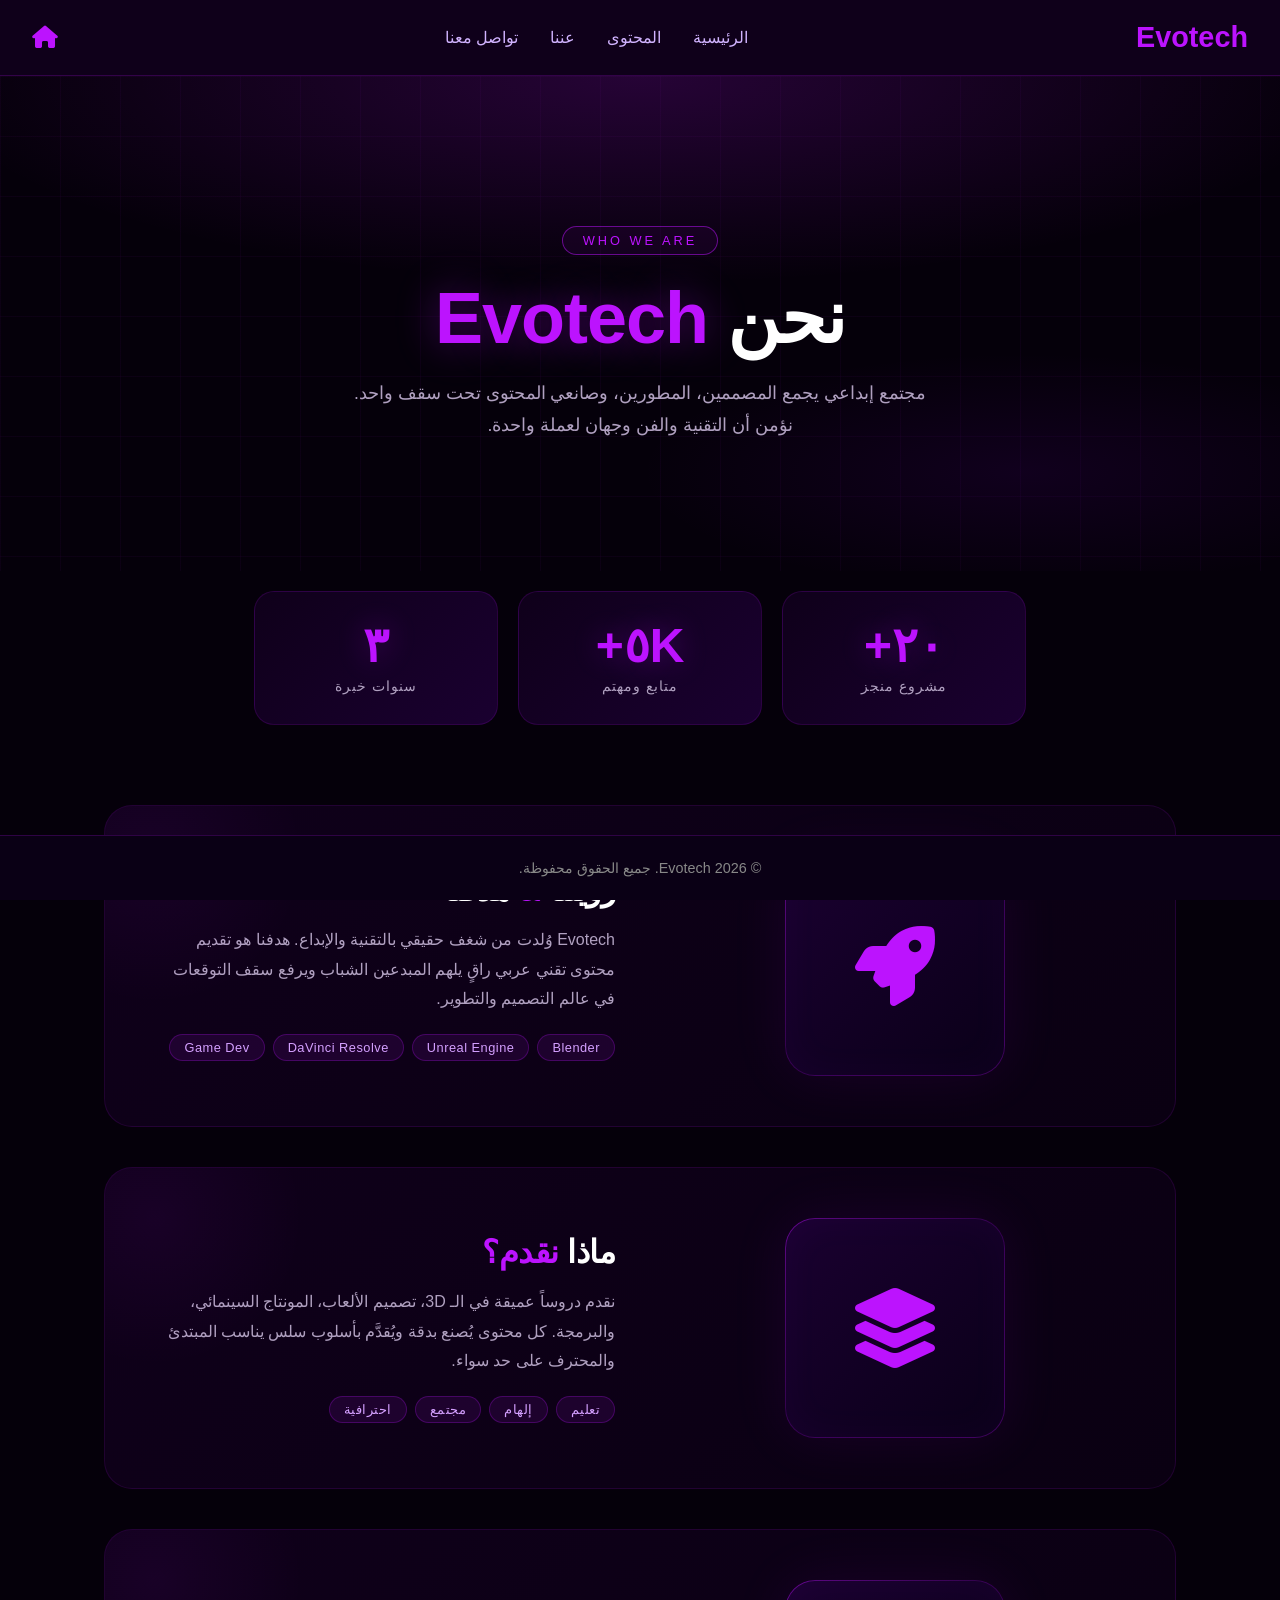
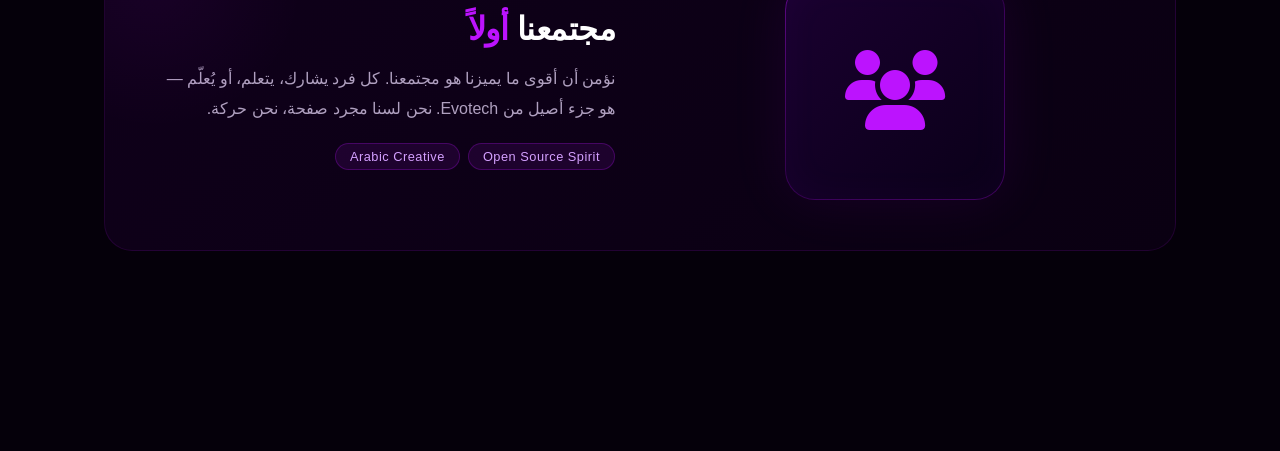
<file: evotech/about.html>
<!DOCTYPE html>
<html lang="ar" dir="rtl">
<head>
    <meta charset="UTF-8">
    <meta name="viewport" content="width=device-width, initial-scale=1.0">
    <title>Evotech - عننا</title>
    <link rel="stylesheet" href="https://cdnjs.cloudflare.com/ajax/libs/font-awesome/6.4.0/css/all.min.css">
    <link rel="stylesheet" href="style.css">
    <style>
        /* ========== ABOUT PAGE STYLES ========== */

        .about-hero {
            position: relative;
            min-height: 55vh;
            display: flex;
            align-items: center;
            justify-content: center;
            text-align: center;
            padding: 80px 20px 60px;
            overflow: hidden;
        }

        .about-hero::before {
            content: '';
            position: absolute;
            inset: 0;
            background:
                radial-gradient(ellipse 80% 60% at 50% 0%, rgba(188,19,254,0.18) 0%, transparent 70%),
                radial-gradient(ellipse 50% 40% at 80% 80%, rgba(120,0,200,0.1) 0%, transparent 60%);
            pointer-events: none;
        }

        /* خطوط الشبكة الخلفية */
        .about-hero::after {
            content: '';
            position: absolute;
            inset: 0;
            background-image:
                linear-gradient(rgba(188,19,254,0.04) 1px, transparent 1px),
                linear-gradient(90deg, rgba(188,19,254,0.04) 1px, transparent 1px);
            background-size: 60px 60px;
            pointer-events: none;
        }

        .about-hero-content {
            position: relative;
            z-index: 1;
            max-width: 750px;
        }

        .about-badge {
            display: inline-block;
            padding: 6px 20px;
            border: 1px solid rgba(188,19,254,0.5);
            border-radius: 50px;
            font-size: 0.8rem;
            color: #bc13fe;
            letter-spacing: 3px;
            text-transform: uppercase;
            margin-bottom: 24px;
            background: rgba(188,19,254,0.06);
        }

        .about-hero h1 {
            font-size: clamp(2.5rem, 6vw, 4.5rem);
            font-weight: 900;
            line-height: 1.1;
            margin-bottom: 20px;
            letter-spacing: -1px;
        }

        .about-hero h1 span {
            color: #bc13fe;
            text-shadow: 0 0 40px rgba(188,19,254,0.4);
        }

        .about-hero p {
            color: #b0a0c0;
            font-size: 1.1rem;
            line-height: 1.8;
            max-width: 580px;
            margin: 0 auto;
        }

        /* ========== STATS ========== */
        .stats-section {
            padding: 20px 5% 60px;
            display: grid;
            grid-template-columns: repeat(3, 1fr);
            gap: 20px;
            max-width: 900px;
            margin: 0 auto;
        }

        .stat-card {
            background: linear-gradient(135deg, #0f001a, #1a0030);
            border: 1px solid rgba(188,19,254,0.15);
            border-radius: 20px;
            padding: 30px 20px;
            text-align: center;
            position: relative;
            overflow: hidden;
            transition: 0.4s ease;
        }

        .stat-card::before {
            content: '';
            position: absolute;
            top: 0; left: 0; right: 0;
            height: 2px;
            background: linear-gradient(90deg, transparent, #bc13fe, transparent);
            opacity: 0;
            transition: 0.4s;
        }

        .stat-card:hover {
            border-color: rgba(188,19,254,0.4);
            transform: translateY(-5px);
            box-shadow: 0 20px 40px rgba(188,19,254,0.1);
        }

        .stat-card:hover::before { opacity: 1; }

        .stat-number {
            font-size: 3rem;
            font-weight: 900;
            color: #bc13fe;
            line-height: 1;
            margin-bottom: 8px;
            text-shadow: 0 0 30px rgba(188,19,254,0.3);
        }

        .stat-label {
            color: #b0a0c0;
            font-size: 0.9rem;
            letter-spacing: 1px;
        }

        /* ========== ABOUT SECTIONS ========== */
        .about-sections {
            padding: 20px 5% 120px;
            max-width: 1200px;
            margin: 0 auto;
            display: flex;
            flex-direction: column;
            gap: 40px;
        }

        .about-block {
            display: grid;
            grid-template-columns: 1fr 1fr;
            gap: 50px;
            align-items: center;
            padding: 50px;
            background: linear-gradient(135deg, #0f001a 0%, #0a0012 100%);
            border: 1px solid rgba(188,19,254,0.12);
            border-radius: 28px;
            position: relative;
            overflow: hidden;
            transition: 0.4s ease;
        }

        .about-block:hover {
            border-color: rgba(188,19,254,0.3);
            box-shadow: 0 20px 60px rgba(188,19,254,0.08);
        }

        .about-block::after {
            content: '';
            position: absolute;
            width: 300px;
            height: 300px;
            border-radius: 50%;
            background: radial-gradient(circle, rgba(188,19,254,0.06) 0%, transparent 70%);
            top: -100px;
            left: -100px;
            pointer-events: none;
        }

        .about-block.reverse { direction: ltr; }
        .about-block.reverse .about-text { direction: rtl; }

        .about-icon-box {
            display: flex;
            align-items: center;
            justify-content: center;
        }

        .icon-visual {
            width: 220px;
            height: 220px;
            border-radius: 30px;
            background: linear-gradient(135deg, #1a0030, #0a0018);
            border: 1px solid rgba(188,19,254,0.2);
            display: flex;
            align-items: center;
            justify-content: center;
            font-size: 5rem;
            color: #bc13fe;
            position: relative;
            box-shadow:
                0 0 60px rgba(188,19,254,0.08),
                inset 0 0 40px rgba(188,19,254,0.04);
        }

        .icon-visual::before {
            content: '';
            position: absolute;
            inset: -1px;
            border-radius: 30px;
            background: linear-gradient(135deg, rgba(188,19,254,0.3), transparent, rgba(188,19,254,0.1));
            -webkit-mask: linear-gradient(#fff 0 0) content-box, linear-gradient(#fff 0 0);
            -webkit-mask-composite: xor;
            mask-composite: exclude;
            padding: 1px;
        }

        .about-text h2 {
            font-size: 2rem;
            font-weight: 800;
            margin-bottom: 16px;
            letter-spacing: -0.5px;
        }

        .about-text h2 span { color: #bc13fe; }

        .about-text p {
            color: #b0a0c0;
            line-height: 1.85;
            font-size: 1rem;
        }

        .about-text .tag-row {
            display: flex;
            flex-wrap: wrap;
            gap: 8px;
            margin-top: 20px;
        }

        .tag {
            padding: 5px 14px;
            border-radius: 50px;
            background: rgba(188,19,254,0.1);
            border: 1px solid rgba(188,19,254,0.25);
            color: #d4a0ff;
            font-size: 0.8rem;
            letter-spacing: 0.5px;
        }

        /* ========== RESPONSIVE ========== */
        @media (max-width: 768px) {
            .stats-section { grid-template-columns: 1fr; max-width: 340px; }
            .about-block { grid-template-columns: 1fr; padding: 30px 25px; gap: 30px; }
            .about-block.reverse { direction: rtl; }
            .icon-visual { width: 160px; height: 160px; font-size: 3.5rem; }
            .about-text h2 { font-size: 1.5rem; }
        }
    </style>
</head>
<body>

    <header>
        <div class="header-container">
            <a href="../index.html" class="home-icon">
                <i class="fas fa-home"></i>
            </a>
            <nav class="nav-center">
                <a href="index.html">الرئيسية</a>
                <a href="content.html">المحتوى</a>
                <a href="about.html">عننا</a>
                <a href="contact.html">تواصل معنا</a>
            </nav>
            <div class="logo">Evotech</div>
            <button class="hamburger" id="hamburgerBtn">
                <span></span><span></span><span></span>
            </button>
        </div>
        <div class="mobile-menu" id="mobileMenu">
            <a href="index.html">الرئيسية</a>
            <a href="content.html">المحتوى</a>
            <a href="about.html">عننا</a>
            <a href="contact.html">تواصل معنا</a>
        </div>
    </header>

    <main>

        <!-- HERO -->
        <section class="about-hero">
            <div class="about-hero-content">
                <div class="about-badge">Who We Are</div>
                <h1>نحن <span>Evotech</span></h1>
                <p>مجتمع إبداعي يجمع المصممين، المطورين، وصانعي المحتوى تحت سقف واحد. نؤمن أن التقنية والفن وجهان لعملة واحدة.</p>
            </div>
        </section>

        <!-- STATS -->
        <div class="stats-section">
            <div class="stat-card">
                <div class="stat-number">٢٠+</div>
                <div class="stat-label">مشروع منجز</div>
            </div>
            <div class="stat-card">
                <div class="stat-number">٥K+</div>
                <div class="stat-label">متابع ومهتم</div>
            </div>
            <div class="stat-card">
                <div class="stat-number">٣</div>
                <div class="stat-label">سنوات خبرة</div>
            </div>
        </div>

        <!-- ABOUT BLOCKS -->
        <div class="about-sections">

            <div class="about-block">
                <div class="about-icon-box">
                    <div class="icon-visual">
                        <i class="fas fa-rocket"></i>
                    </div>
                </div>
                <div class="about-text">
                    <h2>رؤيتنا <span>&</span> هدفنا</h2>
                    <p>
                        Evotech وُلدت من شغف حقيقي بالتقنية والإبداع. هدفنا هو تقديم محتوى تقني عربي راقٍ يلهم المبدعين الشباب ويرفع سقف التوقعات في عالم التصميم والتطوير.
                    </p>
                    <div class="tag-row">
                        <span class="tag">Blender</span>
                        <span class="tag">Unreal Engine</span>
                        <span class="tag">DaVinci Resolve</span>
                        <span class="tag">Game Dev</span>
                    </div>
                </div>
            </div>

            <div class="about-block reverse">
                <div class="about-text">
                    <h2>ماذا <span>نقدم؟</span></h2>
                    <p>
                        نقدم دروساً عميقة في الـ 3D، تصميم الألعاب، المونتاج السينمائي، والبرمجة. كل محتوى يُصنع بدقة ويُقدَّم بأسلوب سلس يناسب المبتدئ والمحترف على حد سواء.
                    </p>
                    <div class="tag-row">
                        <span class="tag">تعليم</span>
                        <span class="tag">إلهام</span>
                        <span class="tag">مجتمع</span>
                        <span class="tag">احترافية</span>
                    </div>
                </div>
                <div class="about-icon-box">
                    <div class="icon-visual">
                        <i class="fas fa-layer-group"></i>
                    </div>
                </div>
            </div>

            <div class="about-block">
                <div class="about-icon-box">
                    <div class="icon-visual">
                        <i class="fas fa-users"></i>
                    </div>
                </div>
                <div class="about-text">
                    <h2>مجتمعنا <span>أولاً</span></h2>
                    <p>
                        نؤمن أن أقوى ما يميزنا هو مجتمعنا. كل فرد يشارك، يتعلم، أو يُعلّم — هو جزء أصيل من Evotech. نحن لسنا مجرد صفحة، نحن حركة.
                    </p>
                    <div class="tag-row">
                        <span class="tag">Open Source Spirit</span>
                        <span class="tag">Arabic Creative</span>
                    </div>
                </div>
            </div>

        </div>
    </main>

    <footer>
        <p>&copy; 2026 Evotech. جميع الحقوق محفوظة.</p>
    </footer>

    <script>
        const hamburgerBtn = document.getElementById('hamburgerBtn');
        const mobileMenu = document.getElementById('mobileMenu');
        if (hamburgerBtn && mobileMenu) {
            hamburgerBtn.onclick = function(e) {
                e.stopPropagation();
                this.classList.toggle('active');
                mobileMenu.classList.toggle('active');
            };
            document.addEventListener('click', (e) => {
                if (!mobileMenu.contains(e.target) && !hamburgerBtn.contains(e.target)) {
                    hamburgerBtn.classList.remove('active');
                    mobileMenu.classList.remove('active');
                }
            });
        }
    </script>
</body>
</html>
</file>
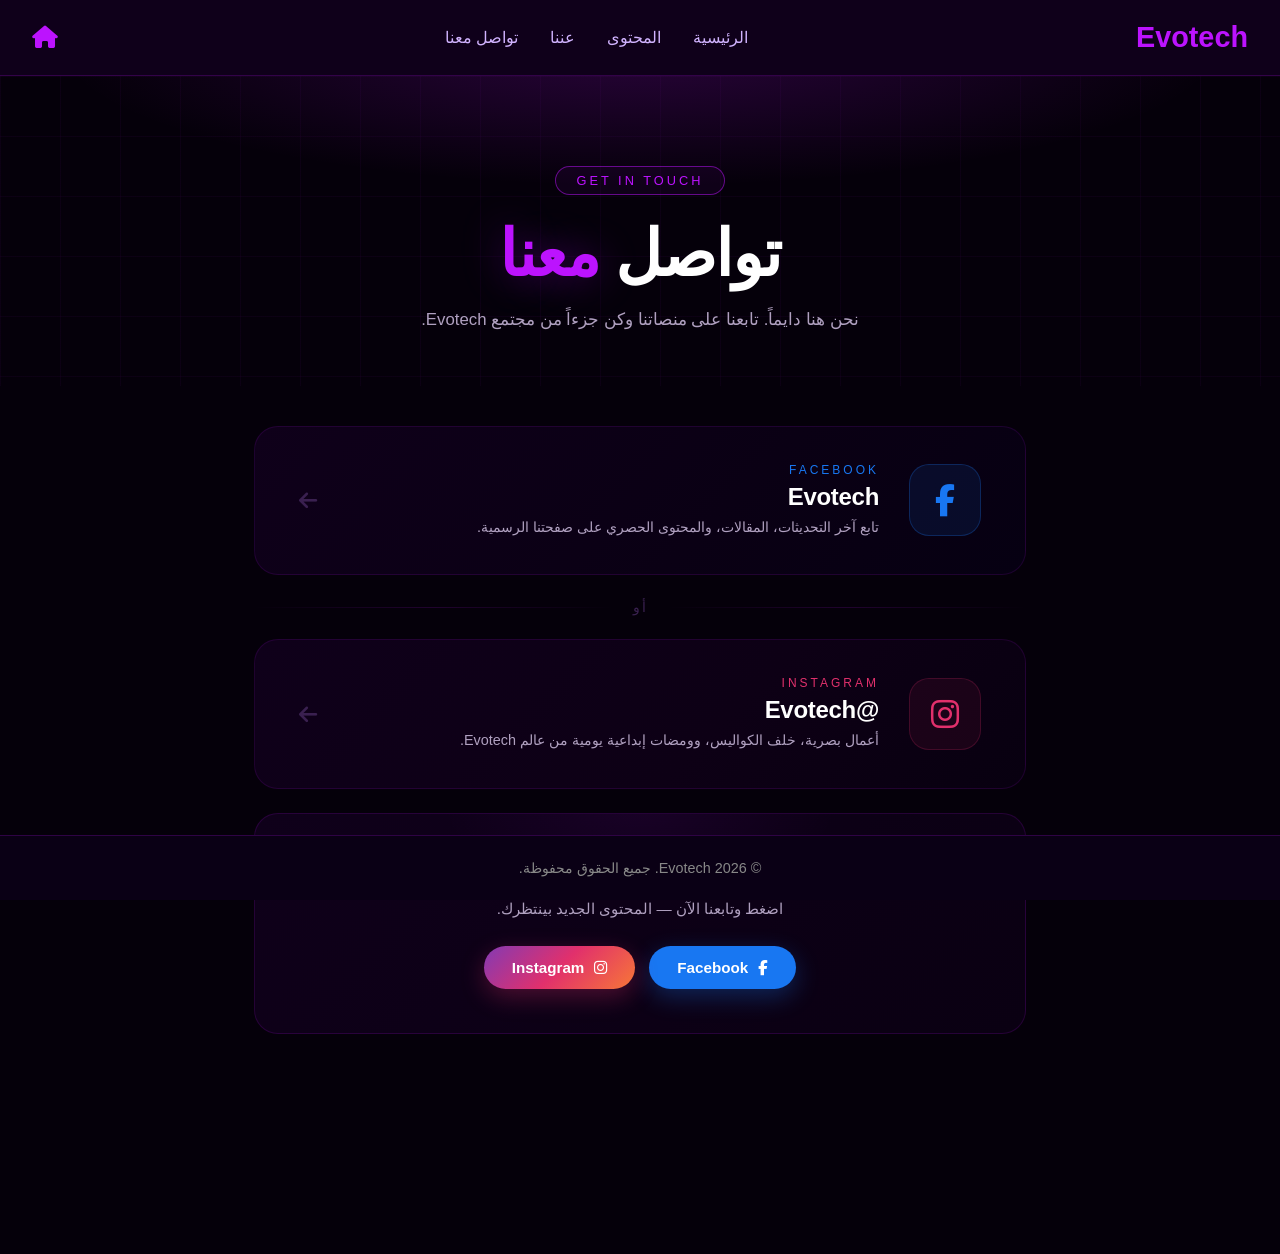
<file: evotech/contact.html>
<!DOCTYPE html>
<html lang="ar" dir="rtl">
<head>
    <meta charset="UTF-8">
    <meta name="viewport" content="width=device-width, initial-scale=1.0">
    <title>Evotech - تواصل معنا</title>
    <link rel="stylesheet" href="https://cdnjs.cloudflare.com/ajax/libs/font-awesome/6.4.0/css/all.min.css">
    <link rel="stylesheet" href="style.css">
    <style>
        /* ========== CONTACT PAGE STYLES ========== */

        .contact-hero {
            position: relative;
            padding: 90px 20px 50px;
            text-align: center;
            overflow: hidden;
        }

        .contact-hero::before {
            content: '';
            position: absolute;
            inset: 0;
            background:
                radial-gradient(ellipse 70% 70% at 50% -10%, rgba(188,19,254,0.2) 0%, transparent 65%);
            pointer-events: none;
        }

        .contact-hero::after {
            content: '';
            position: absolute;
            inset: 0;
            background-image:
                linear-gradient(rgba(188,19,254,0.04) 1px, transparent 1px),
                linear-gradient(90deg, rgba(188,19,254,0.04) 1px, transparent 1px);
            background-size: 60px 60px;
            pointer-events: none;
        }

        .contact-hero-inner {
            position: relative;
            z-index: 1;
            max-width: 600px;
            margin: 0 auto;
        }

        .contact-badge {
            display: inline-block;
            padding: 6px 20px;
            border: 1px solid rgba(188,19,254,0.5);
            border-radius: 50px;
            font-size: 0.8rem;
            color: #bc13fe;
            letter-spacing: 3px;
            text-transform: uppercase;
            margin-bottom: 24px;
            background: rgba(188,19,254,0.06);
        }

        .contact-hero h1 {
            font-size: clamp(2.5rem, 6vw, 4rem);
            font-weight: 900;
            line-height: 1.1;
            margin-bottom: 16px;
            letter-spacing: -1px;
        }

        .contact-hero h1 span { color: #bc13fe; text-shadow: 0 0 40px rgba(188,19,254,0.35); }

        .contact-hero p {
            color: #b0a0c0;
            font-size: 1.05rem;
            line-height: 1.8;
        }

        /* ========== SOCIAL SECTION ========== */
        .social-section {
            padding: 40px 5% 140px;
            max-width: 900px;
            margin: 0 auto;
            display: flex;
            flex-direction: column;
            gap: 24px;
        }

        .social-card {
            display: flex;
            align-items: center;
            gap: 30px;
            padding: 36px 44px;
            border-radius: 24px;
            border: 1px solid rgba(188,19,254,0.12);
            text-decoration: none;
            position: relative;
            overflow: hidden;
            transition: 0.4s cubic-bezier(0.175, 0.885, 0.32, 1.275);
            group: true;
        }

        /* Facebook */
        .social-card.facebook {
            background: linear-gradient(135deg, #0f001a 0%, #0a0014 60%, #060012 100%);
        }
        .social-card.facebook:hover {
            border-color: #1877F2;
            box-shadow: 0 20px 60px rgba(24,119,242,0.15), 0 0 0 1px rgba(24,119,242,0.2);
            transform: translateY(-6px);
        }

        /* Instagram */
        .social-card.instagram {
            background: linear-gradient(135deg, #0f001a 0%, #0d0015 60%, #080010 100%);
        }
        .social-card.instagram:hover {
            border-color: rgba(225,48,108,0.6);
            box-shadow: 0 20px 60px rgba(225,48,108,0.12), 0 0 0 1px rgba(225,48,108,0.2);
            transform: translateY(-6px);
        }

        /* Glow spot خلفي */
        .social-card::before {
            content: '';
            position: absolute;
            width: 350px;
            height: 350px;
            border-radius: 50%;
            opacity: 0;
            transition: 0.5s;
            pointer-events: none;
            left: -100px;
            top: 50%;
            transform: translateY(-50%);
        }

        .social-card.facebook::before {
            background: radial-gradient(circle, rgba(24,119,242,0.08) 0%, transparent 70%);
        }
        .social-card.instagram::before {
            background: radial-gradient(circle, rgba(225,48,108,0.08) 0%, transparent 70%);
        }
        .social-card:hover::before { opacity: 1; }

        /* خط علوي ملون */
        .social-card::after {
            content: '';
            position: absolute;
            top: 0; left: 0; right: 0;
            height: 2px;
            opacity: 0;
            transition: 0.4s;
        }
        .social-card.facebook::after { background: linear-gradient(90deg, transparent, #1877F2, transparent); }
        .social-card.instagram::after { background: linear-gradient(90deg, transparent, #E1306C, #833AB4, transparent); }
        .social-card:hover::after { opacity: 1; }

        .social-icon-wrapper {
            width: 72px;
            height: 72px;
            border-radius: 20px;
            display: flex;
            align-items: center;
            justify-content: center;
            font-size: 2rem;
            flex-shrink: 0;
            position: relative;
            transition: 0.4s;
        }

        .social-card.facebook .social-icon-wrapper {
            background: rgba(24,119,242,0.1);
            border: 1px solid rgba(24,119,242,0.25);
            color: #1877F2;
        }
        .social-card.facebook:hover .social-icon-wrapper {
            background: rgba(24,119,242,0.18);
            box-shadow: 0 0 25px rgba(24,119,242,0.25);
        }

        .social-card.instagram .social-icon-wrapper {
            background: rgba(225,48,108,0.08);
            border: 1px solid rgba(225,48,108,0.2);
            color: #E1306C;
        }
        .social-card.instagram:hover .social-icon-wrapper {
            background: rgba(225,48,108,0.15);
            box-shadow: 0 0 25px rgba(225,48,108,0.2);
        }

        .social-text {
            flex: 1;
        }

        .social-platform {
            font-size: 0.75rem;
            letter-spacing: 3px;
            text-transform: uppercase;
            margin-bottom: 6px;
        }

        .social-card.facebook .social-platform { color: #1877F2; }
        .social-card.instagram .social-platform { color: #E1306C; }

        .social-name {
            font-size: 1.5rem;
            font-weight: 800;
            color: #ffffff;
            margin-bottom: 6px;
            letter-spacing: -0.3px;
        }

        .social-desc {
            color: #b0a0c0;
            font-size: 0.9rem;
            line-height: 1.5;
        }

        .social-arrow {
            color: #3a2050;
            font-size: 1.3rem;
            transition: 0.4s;
            flex-shrink: 0;
        }

        .social-card.facebook:hover .social-arrow { color: #1877F2; transform: translateX(-6px); }
        .social-card.instagram:hover .social-arrow { color: #E1306C; transform: translateX(-6px); }

        /* ========== DIVIDER ========== */
        .or-divider {
            display: flex;
            align-items: center;
            gap: 20px;
            color: #3a2050;
            font-size: 0.85rem;
            letter-spacing: 2px;
            text-transform: uppercase;
        }

        .or-divider::before,
        .or-divider::after {
            content: '';
            flex: 1;
            height: 1px;
            background: linear-gradient(90deg, transparent, rgba(188,19,254,0.15), transparent);
        }

        /* ========== BOTTOM CTA ========== */
        .contact-cta {
            background: linear-gradient(135deg, #0f001a, #0a0012);
            border: 1px solid rgba(188,19,254,0.15);
            border-radius: 24px;
            padding: 44px;
            text-align: center;
            position: relative;
            overflow: hidden;
        }

        .contact-cta::before {
            content: '';
            position: absolute;
            top: -50%;
            left: 50%;
            transform: translateX(-50%);
            width: 400px;
            height: 200px;
            background: radial-gradient(ellipse, rgba(188,19,254,0.07) 0%, transparent 70%);
            pointer-events: none;
        }

        .contact-cta h3 {
            font-size: 1.6rem;
            font-weight: 800;
            margin-bottom: 12px;
            position: relative;
        }

        .contact-cta h3 span { color: #bc13fe; }

        .contact-cta p {
            color: #b0a0c0;
            margin-bottom: 28px;
            font-size: 0.95rem;
            position: relative;
        }

        .cta-btns {
            display: flex;
            gap: 14px;
            justify-content: center;
            flex-wrap: wrap;
            position: relative;
        }

        .cta-btn {
            display: inline-flex;
            align-items: center;
            gap: 10px;
            padding: 13px 28px;
            border-radius: 50px;
            text-decoration: none;
            font-weight: 700;
            font-size: 0.95rem;
            transition: 0.3s;
        }

        .cta-btn.fb {
            background: #1877F2;
            color: #fff;
            box-shadow: 0 8px 24px rgba(24,119,242,0.3);
        }
        .cta-btn.fb:hover {
            background: #1564d3;
            transform: translateY(-2px);
            box-shadow: 0 12px 32px rgba(24,119,242,0.4);
        }

        .cta-btn.ig {
            background: linear-gradient(135deg, #833AB4, #E1306C, #F77737);
            color: #fff;
            box-shadow: 0 8px 24px rgba(225,48,108,0.3);
        }
        .cta-btn.ig:hover {
            transform: translateY(-2px);
            box-shadow: 0 12px 32px rgba(225,48,108,0.4);
        }

        /* ========== RESPONSIVE ========== */
        @media (max-width: 768px) {
            .social-card { padding: 24px 20px; gap: 18px; }
            .social-icon-wrapper { width: 56px; height: 56px; font-size: 1.5rem; border-radius: 16px; }
            .social-name { font-size: 1.2rem; }
            .contact-cta { padding: 30px 20px; }
            .contact-cta h3 { font-size: 1.3rem; }
        }
    </style>
</head>
<body>

    <header>
        <div class="header-container">
            <a href="../index.html" class="home-icon">
                <i class="fas fa-home"></i>
            </a>
            <nav class="nav-center">
                <a href="index.html">الرئيسية</a>
                <a href="content.html">المحتوى</a>
                <a href="about.html">عننا</a>
                <a href="contact.html">تواصل معنا</a>
            </nav>
            <div class="logo">Evotech</div>
            <button class="hamburger" id="hamburgerBtn">
                <span></span><span></span><span></span>
            </button>
        </div>
        <div class="mobile-menu" id="mobileMenu">
            <a href="index.html">الرئيسية</a>
            <a href="content.html">المحتوى</a>
            <a href="about.html">عننا</a>
            <a href="contact.html">تواصل معنا</a>
        </div>
    </header>

    <main>
        <!-- HERO -->
        <section class="contact-hero">
            <div class="contact-hero-inner">
                <div class="contact-badge">Get In Touch</div>
                <h1>تواصل <span>معنا</span></h1>
                <p>نحن هنا دايماً. تابعنا على منصاتنا وكن جزءاً من مجتمع Evotech.</p>
            </div>
        </section>

        <!-- SOCIAL CARDS -->
        <div class="social-section">

            <!-- Facebook -->
            <a href="https://www.facebook.com/evotech" target="_blank" class="social-card facebook">
                <div class="social-icon-wrapper">
                    <i class="fab fa-facebook-f"></i>
                </div>
                <div class="social-text">
                    <div class="social-platform">Facebook</div>
                    <div class="social-name">Evotech</div>
                    <div class="social-desc">تابع آخر التحديثات، المقالات، والمحتوى الحصري على صفحتنا الرسمية.</div>
                </div>
                <i class="fas fa-arrow-left social-arrow"></i>
            </a>

            <div class="or-divider">أو</div>

            <!-- Instagram -->
            <a href="https://www.instagram.com/evotech" target="_blank" class="social-card instagram">
                <div class="social-icon-wrapper">
                    <i class="fab fa-instagram"></i>
                </div>
                <div class="social-text">
                    <div class="social-platform">Instagram</div>
                    <div class="social-name">@Evotech</div>
                    <div class="social-desc">أعمال بصرية، خلف الكواليس، وومضات إبداعية يومية من عالم Evotech.</div>
                </div>
                <i class="fas fa-arrow-left social-arrow"></i>
            </a>

            <!-- Bottom CTA -->
            <div class="contact-cta">
                <h3>جاهز تنضم لـ <span>المجتمع؟</span></h3>
                <p>اضغط وتابعنا الآن — المحتوى الجديد بينتظرك.</p>
                <div class="cta-btns">
                    <a href="https://www.facebook.com/evotech" target="_blank" class="cta-btn fb">
                        <i class="fab fa-facebook-f"></i>
                        Facebook
                    </a>
                    <a href="https://www.instagram.com/evotech" target="_blank" class="cta-btn ig">
                        <i class="fab fa-instagram"></i>
                        Instagram
                    </a>
                </div>
            </div>

        </div>
    </main>

    <footer>
        <p>&copy; 2026 Evotech. جميع الحقوق محفوظة.</p>
    </footer>

    <script>
        const hamburgerBtn = document.getElementById('hamburgerBtn');
        const mobileMenu = document.getElementById('mobileMenu');
        if (hamburgerBtn && mobileMenu) {
            hamburgerBtn.onclick = function(e) {
                e.stopPropagation();
                this.classList.toggle('active');
                mobileMenu.classList.toggle('active');
            };
            document.addEventListener('click', (e) => {
                if (!mobileMenu.contains(e.target) && !hamburgerBtn.contains(e.target)) {
                    hamburgerBtn.classList.remove('active');
                    mobileMenu.classList.remove('active');
                }
            });
        }
    </script>
</body>
</html>
</file>
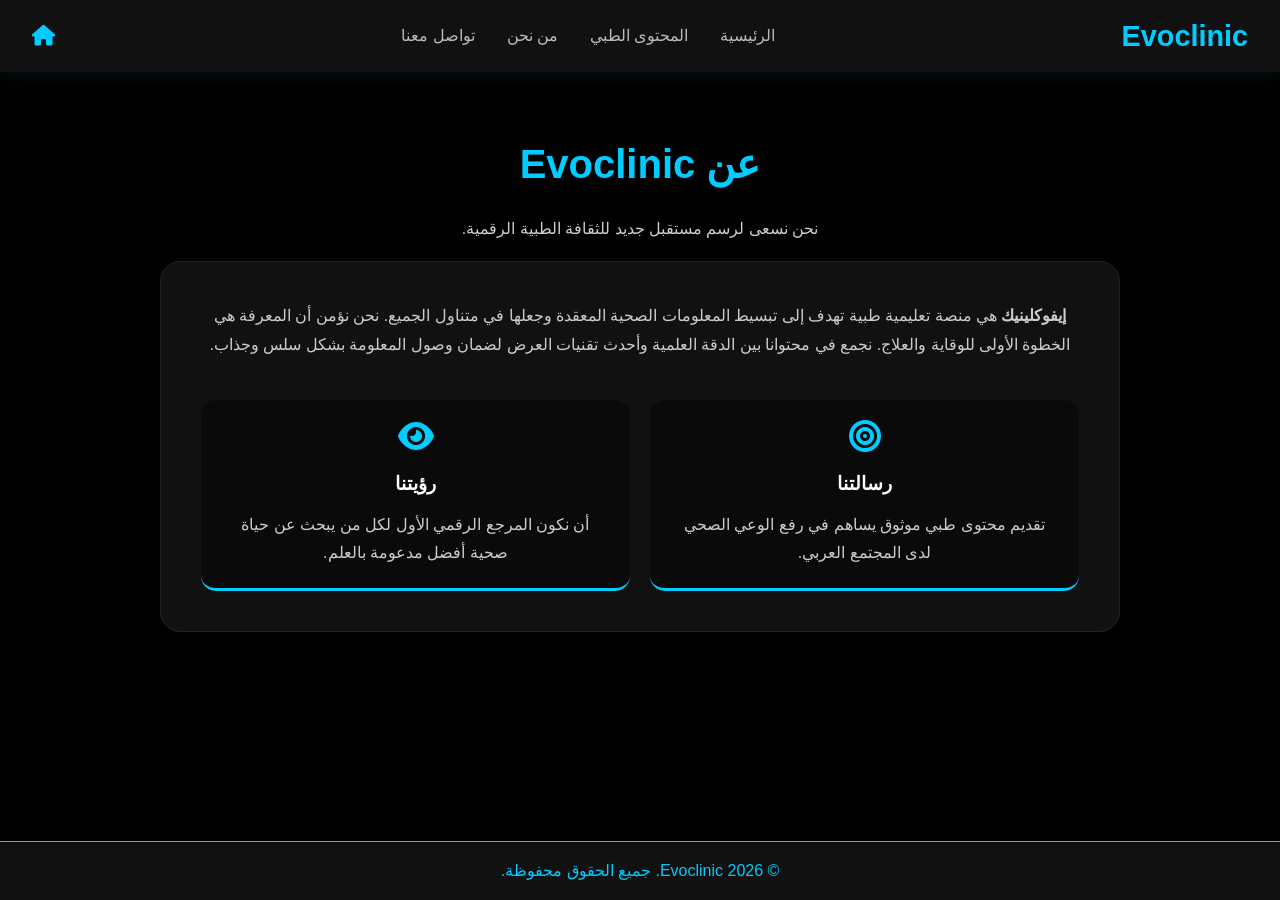
<file: evoclinic/pages/about.html>
<!DOCTYPE html>
<html lang="ar" dir="rtl">
<head>
    <meta charset="UTF-8">
    <meta name="viewport" content="width=device-width, initial-scale=1.0">
    <title>من نحن - Evoclinic</title>
    <link rel="stylesheet" href="https://cdnjs.cloudflare.com/ajax/libs/font-awesome/6.4.0/css/all.min.css">
    <link rel="stylesheet" href="../index.css">
    <style>
        .about-section {
            padding: 60px 20px;
            max-width: 1000px;
            margin: 0 auto;
            text-align: center;
        }
        .about-header h1 {
            color: #00ccff;
            font-size: 2.5rem;
            margin-bottom: 20px;
        }
        .about-header p {
            margin-bottom: 20px;
            color: #ccc;
        }
        .about-content {
            background: #111;
            padding: 40px;
            border-radius: 20px;
            border: 1px solid #222;
            line-height: 1.8;
            color: #ccc;
        }
        .vision-grid {
            display: grid;
            grid-template-columns: repeat(auto-fit, minmax(250px, 1fr));
            gap: 20px;
            margin-top: 40px;
        }
        .vision-item {
            padding: 20px;
            background: #0a0a0a;
            border-radius: 15px;
            border-bottom: 3px solid #00ccff;
        }
        .vision-item i {
            font-size: 2rem;
            color: #00ccff;
            margin-bottom: 15px;
        }
        .vision-item h3 { color: #fff; margin-bottom: 10px; }























    </style>
</head>
<body>
<header>
    <div class="header-container">
        <div class="logo">Evoclinic</div>
        <nav class="nav-center">
            <a href="../index.html">الرئيسية</a>
            <a href="../content.html">المحتوى الطبي</a>
            <a href="about.html">من نحن</a>
            <a href="contact.html">تواصل معنا</a>
        </nav>
        <a href="../../index.html" class="home-icon"><i class="fas fa-home"></i></a>
        <button class="hamburger" id="hamburgerBtn"><span></span><span></span><span></span></button>
    </div>
    <div class="mobile-menu" id="mobileMenu">
        <a href="../index.html">الرئيسية</a>
        <a href="../content.html">المحتوى الطبي</a>
        <a href="about.html">من نحن</a>
        <a href="contact.html">تواصل معنا</a>
    </div>
</header>

<main>
    <section class="about-section">
        <div class="about-header">
            <h1>عن Evoclinic</h1>
            <p>نحن نسعى لرسم مستقبل جديد للثقافة الطبية الرقمية.</p>
        </div>
        <div class="about-content">
            <p><strong>إيفوكلينيك</strong> هي منصة تعليمية طبية تهدف إلى تبسيط المعلومات الصحية المعقدة وجعلها في متناول الجميع. نحن نؤمن أن المعرفة هي الخطوة الأولى للوقاية والعلاج. نجمع في محتوانا بين الدقة العلمية وأحدث تقنيات العرض لضمان وصول المعلومة بشكل سلس وجذاب.</p>
            
            <div class="vision-grid">
                <div class="vision-item">
                    <i class="fas fa-bullseye"></i>
                    <h3>رسالتنا</h3>
                    <p>تقديم محتوى طبي موثوق يساهم في رفع الوعي الصحي لدى المجتمع العربي.</p>
                </div>
                <div class="vision-item">
                    <i class="fas fa-eye"></i>
                    <h3>رؤيتنا</h3>
                    <p>أن نكون المرجع الرقمي الأول لكل من يبحث عن حياة صحية أفضل مدعومة بالعلم.</p>
                </div>
            </div>
        </div>
    </section>
</main>

<footer><p>&copy; 2026 Evoclinic. جميع الحقوق محفوظة.</p></footer>
<script src="../script.js"></script>
</body>
</html>
</file>
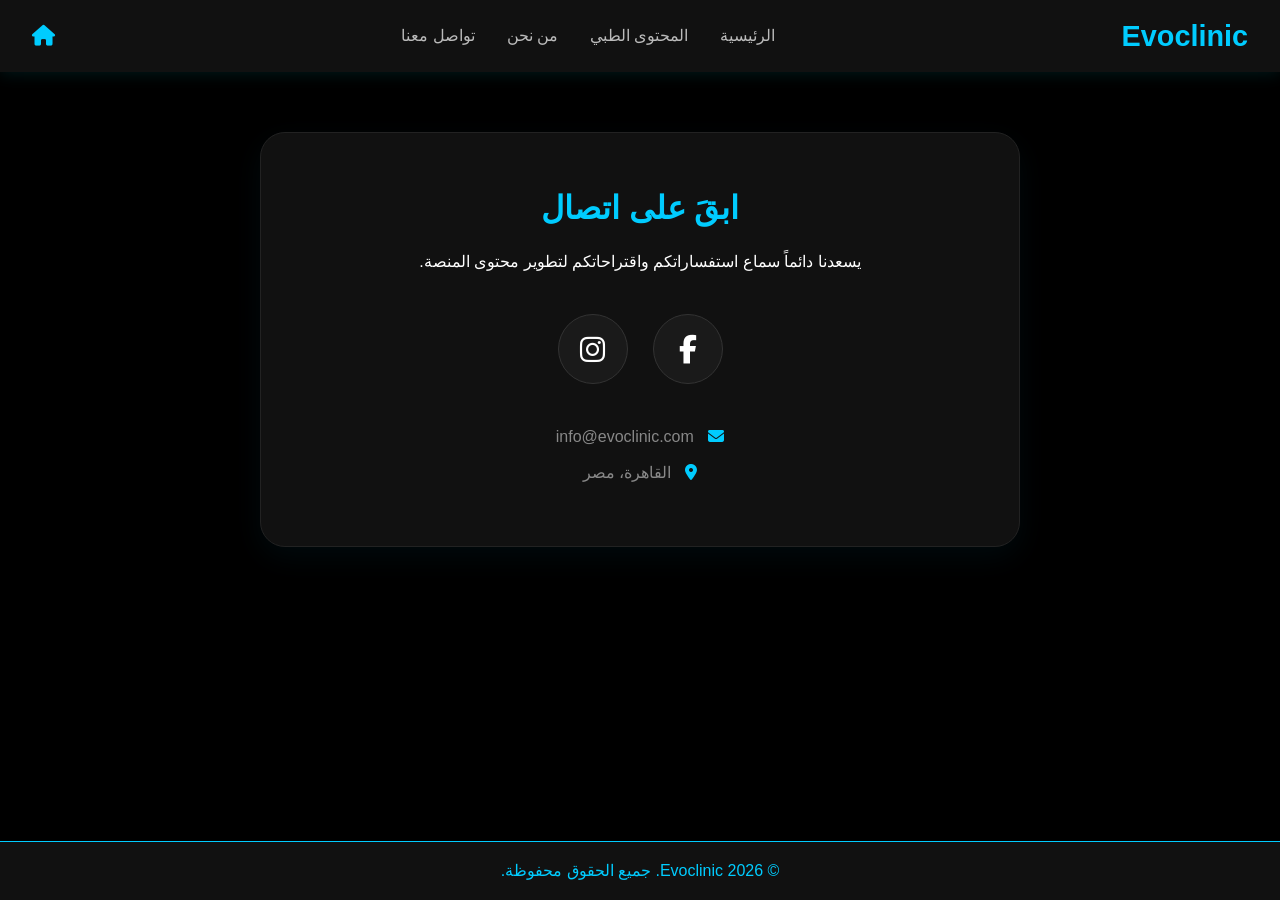
<file: evoclinic/pages/contact.html>
<!DOCTYPE html>
<html lang="ar" dir="rtl">
<head>
    <meta charset="UTF-8">
    <meta name="viewport" content="width=device-width, initial-scale=1.0">
    <title>تواصل معنا - Evoclinic</title>
    <link rel="stylesheet" href="https://cdnjs.cloudflare.com/ajax/libs/font-awesome/6.4.0/css/all.min.css">
    <link rel="stylesheet" href="../index.css">
    <style>
        .contact-container {
            padding: 60px 20px;
            max-width: 800px;
            margin: 0 auto;
            text-align: center;
        }
        .contact-card {
            background: #111;
            padding: 50px 30px;
            border-radius: 25px;
            border: 1px solid #222;
            box-shadow: 0 10px 30px rgba(0, 204, 255, 0.05);
        }
        .contact-card h1 {
            color: #00ccff;
            margin-bottom: 15px;
        }
        .social-links {
            display: flex;
            justify-content: center;
            gap: 25px;
            margin-top: 40px;
        }
        .social-btn {
            width: 70px;
            height: 70px;
            border-radius: 50%;
            background: #1a1a1a;
            display: flex;
            align-items: center;
            justify-content: center;
            font-size: 1.8rem;
            color: #fff;
            text-decoration: none;
            transition: 0.4s;
            border: 1px solid #333;
        }
        .social-btn.fb:hover { background: #1877f2; border-color: #1877f2; transform: translateY(-5px); }
        .social-btn.ig:hover { background: linear-gradient(45deg, #f09433, #e6683c, #dc2743, #cc2366, #bc1888); border-color: transparent; transform: translateY(-5px); }
        
        .contact-info {
            margin-top: 40px;
            color: #888;
        }
        .contact-info p { margin: 10px 0; }
        .contact-info i { color: #00ccff; margin-left: 10px; }
    </style>
</head>
<body>
<header>
    <div class="header-container">
        <div class="logo">Evoclinic</div>
        <nav class="nav-center">
            <a href="../index.html">الرئيسية</a>
            <a href="../content.html">المحتوى الطبي</a>
            <a href="about.html">من نحن</a>
            <a href="contact.html">تواصل معنا</a>
        </nav>
        <a href="../../index.html" class="home-icon"><i class="fas fa-home"></i></a>
        <button class="hamburger" id="hamburgerBtn"><span></span><span></span><span></span></button>
    </div>
    <div class="mobile-menu" id="mobileMenu">
        <a href="../index.html">الرئيسية</a>
        <a href="../content.html">المحتوى الطبي</a>
        <a href="about.html">من نحن</a>
        <a href="contact.html">تواصل معنا</a>
    </div>
</header>

<main>
    <div class="contact-container">
        <div class="contact-card">
            <h1>ابقَ على اتصال</h1>
            <p>يسعدنا دائماً سماع استفساراتكم واقتراحاتكم لتطوير محتوى المنصة.</p>
            
            <div class="social-links">
                <a href="#" class="social-btn fb" title="فيسبوك">
                    <i class="fab fa-facebook-f"></i>
                </a>
                <a href="#" class="social-btn ig" title="انستجرام">
                    <i class="fab fa-instagram"></i>
                </a>
            </div>

            <div class="contact-info">
                <p><i class="fas fa-envelope"></i> info@evoclinic.com</p>
                <p><i class="fas fa-map-marker-alt"></i> القاهرة، مصر</p>
            </div>
        </div>
    </div>
</main>

<footer><p>&copy; 2026 Evoclinic. جميع الحقوق محفوظة.</p></footer>
<script src="../script.js"></script>
</body>
</html>
</file>
<file: css/style.css>
:root {
    --primary-purple: #9f59ff;
    --clinic-blue: #00d2ff;
    --tech-purple: #9f59ff;
    --diet-orange: #ff8c00;
    --bg-dark: #030104;
    --text-main: #ffffff;
    --text-dim: rgba(255, 255, 255, 0.5);
    --transition-ultra: all 0.8s cubic-bezier(0.23, 1, 0.32, 1);
}

body {
    font-family: 'Segoe UI', system-ui, -apple-system, sans-serif;
    margin: 0;
    background-color: var(--bg-dark);
    color: var(--text-main);
    direction: rtl;
    overflow-x: hidden;
}

/* --- Hero Section --- */
.hero {
    height: 100vh;
    display: flex;
    align-items: center;
    justify-content: center;
    position: relative;
    overflow: hidden;
}

.hero-focus-circle {
    position: absolute;
    width: 800px;
    height: 800px;
    background: radial-gradient(circle, rgba(159, 89, 255, 0.06) 0%, transparent 70%);
    z-index: 1;
}

/* أنيميشن التنفس المطور (نعومة فائقة) */
.brand-logo-animated {
    font-size: clamp(6rem, 20vw, 12rem);
    font-weight: 900;
    letter-spacing: 2rem;
    margin: 0;
    position: relative;
    z-index: 10;
    background: linear-gradient(180deg, #fff 30%, rgba(195, 89, 255, 0.7) 100%);
    -webkit-background-clip: text;
    -webkit-text-fill-color: transparent;
    animation: smoothBreathe 8s infinite ease-in-out;
    filter: drop-shadow(0 0 20px rgba(159, 89, 255, 0.1));
}

@keyframes smoothBreathe {
    0%, 100% { transform: scale(1); filter: drop-shadow(0 0 20px rgba(159, 89, 255, 0.1)); opacity: 0.9; }
    50% { transform: scale(1.05); filter: drop-shadow(0 0 40px rgba(159, 89, 255, 0.3)); opacity: 1; }
}

.minimal-aura {
    position: absolute;
    top: 50%;
    left: 50%;
    transform: translate(-50%, -50%);
    width: 160%;
    height: 160%;
    background: radial-gradient(circle, rgba(159, 89, 255, 0.03) 0%, transparent 60%);
    z-index: -1;
    animation: auraPulse 8s infinite ease-in-out;
}

@keyframes auraPulse {
    0%, 100% { opacity: 0.2; transform: translate(-50%, -50%) scale(1); }
    50% { opacity: 0.5; transform: translate(-50%, -50%) scale(1.1); }
}

/* --- Tiles Section (Premium Reveal) --- */
.tiles-wide {
    max-width: 1200px;
    margin: 0 auto 100px;
    padding: 0 2rem;
    display: flex;
    flex-direction: column;
    gap: 2rem;
}

.tile-card-wide {
    background: rgba(255, 255, 255, 0.01);
    border: 1px solid rgba(255, 255, 255, 0.04);
    border-radius: 30px;
    transition: var(--transition-ultra);
    position: relative;
    overflow: hidden;
}

.tile-card-wide a {
    text-decoration: none;
    color: inherit;
    padding: 4rem 3.5rem;
    display: flex;
    align-items: center;
    z-index: 2;
    position: relative;
}

.tile-icon-large {
    width: 70px;
    height: 70px;
    stroke: var(--text-dim);
    transition: var(--transition-ultra);
}

.tile-info { flex: 1; margin-right: 45px; }
.tile-info h3 { font-size: 2.5rem; margin: 0 0 10px 0; font-weight: 800; transition: var(--transition-ultra); }
.tile-info p { color: var(--text-dim); font-size: 1.15rem; max-width: 500px; }

.tile-arrow { 
    font-size: 2.5rem; 
    opacity: 0; 
    transform: translateX(40px); 
    transition: var(--transition-ultra); 
}

/* --- الهوفر المطور (Liquid Transition) --- */

/* Clinic */
.evoclinic-theme:hover { background: rgba(0, 210, 255, 0.03); border-color: rgba(0, 210, 255, 0.3); transform: translateY(-10px); }
.evoclinic-theme:hover h3 { color: var(--clinic-blue) !important; }
.evoclinic-theme:hover .tile-icon-large { stroke: var(--clinic-blue) !important; }

/* Tech */
.evotech-theme:hover { background: rgba(159, 89, 255, 0.03); border-color: rgba(159, 89, 255, 0.3); transform: translateY(-10px); }
.evotech-theme:hover h3 { color: var(--tech-purple) !important; }
.evotech-theme:hover .tile-icon-large { stroke: var(--tech-purple) !important; }

/* Diet (The Orange Focus) */
.evodiet-theme:hover { background: rgba(255, 140, 0, 0.03); border-color: rgba(255, 140, 0, 0.4); transform: translateY(-10px); }
.evodiet-theme:hover h3 { color: var(--diet-orange) !important; }
.evodiet-theme:hover .tile-icon-large { stroke: var(--diet-orange) !important; }

.tile-card-wide:hover .tile-arrow { opacity: 1; transform: translateX(0); }

/* --- About Section (No Animation) --- */
.about-premium {
    padding: 120px 2rem;
    display: flex;
    justify-content: center;
}

.about-container {
    background: linear-gradient(180deg, rgba(255,255,255,0.02) 0%, transparent 100%);
    border: 1px solid rgba(255,255,255,0.05);
    border-radius: 40px;
    padding: 80px 50px;
    max-width: 800px;
    text-align: center;
}

.about-header h2 { font-size: 3rem; margin-bottom: 20px; font-weight: 800; }

footer {
    padding: 50px;
    text-align: center;
    color: rgba(255,255,255,0.1);
    font-size: 0.9rem;
}
</file>
<file: evoclinic/index.css>
/* ==================== GENERAL STYLES ==================== */
* {
    margin: 0;
    padding: 0;
    box-sizing: border-box;
}

body {
    font-family: 'Segoe UI', Tahoma, Geneva, Verdana, sans-serif;
    background: #000000;
    color: #ffffff;
    line-height: 1.6;
    min-height: 100vh;
    display: flex;
    flex-direction: column;
}

/* ==================== HEADER ==================== */
header {
    background: #111111;
    box-shadow: 0 2px 15px rgba(0, 238, 255, 0.1);
    position: sticky;
    top: 0;
    z-index: 1000;
}

.header-container {
    display: flex;
    justify-content: space-between;
    align-items: center;
    padding: 0.8rem 2rem;
    max-width: 1400px;
    margin: 0 auto;
    width: 100%;
}

/* الترتيب الافتراضي للشاشات الكبيرة */
.logo {
    font-size: 1.8rem;
    font-weight: 700;
    color: #00ccff;
    order: 1; /* يسار */
}

.nav-center {
    display: flex;
    gap: 2rem;
    order: 2; /* منتصف */
}

.nav-center a {
    text-decoration: none;
    color: #bbbbbb;
    font-weight: 500;
    transition: 0.3s;
    /* إضافة position لضبط مكان الخط القديم */
    position: relative; 
}

/* إعادة إضافة تأثير الهوفر القديم (الخط المتدرج) */
.nav-center a::after {
    content: '';
    position: absolute;
    bottom: -5px;
    right: 0;
    width: 0;
    height: 3px;
    background: linear-gradient(90deg, #00ccff, #0066ff);
    transition: width 0.3s ease;
}

.nav-center a:hover::after {
    width: 100%;
}

.nav-center a:hover {
    color: #00ccff;
}

.home-icon {
    font-size: 1.3rem;
    color: #00ccff;
    order: 3; /* يمين */
    transition: 0.3s;
}

/* ==================== HAMBURGER ==================== */
.hamburger {
    display: none; /* مخفي في الكمبيوتر */
    flex-direction: column;
    gap: 5px;
    background: none;
    border: none;
    cursor: pointer;
}

.hamburger span {
    width: 25px;
    height: 3px;
    background: #00ccff;
    border-radius: 2px;
}

/* ==================== HERO SECTION (CONTENT) ==================== */
.hero-section {
    flex: 1;
    display: flex;
    align-items: center;
    justify-content: center;
    padding: 4rem 2rem;
    text-align: center;
    background: linear-gradient(135deg, #000000 0%, #0a0a0a 100%);
}

.hero-content {
    max-width: 800px;
}

.hero-content h1 {
    font-size: clamp(2rem, 5vw, 3.5rem);
    color: #ffffff;
    margin-bottom: 1.5rem;
}

.hero-content p {
    font-size: 1.2rem;
    color: #cccccc;
    margin-bottom: 2rem;
}

.btn-primary {
    display: inline-block;
    padding: 0.8rem 2rem;
    background: #00ccff;
    color: #000000;
    text-decoration: none;
    border-radius: 50px;
    margin: 0.5rem;
    transition: 0.3s;
    font-weight: bold;
}

.btn-secondary {
    display: inline-block;
    padding: 0.8rem 2rem;
    border: 2px solid #00ccff;
    color: #00ccff;
    text-decoration: none;
    border-radius: 50px;
    margin: 0.5rem;
    transition: 0.3s;
}

.btn-primary:hover { background: #0099cc; }

/* ==================== MOBILE LAYOUT (IPHONE) ==================== */
@media (max-width: 768px) {
    .nav-center {
        display: none; /* إخفاء المنيو العادي */
    }

    .hamburger {
        display: flex;
        order: 1; /* البرجر على الشمال */
    }

    .logo {
        order: 2; /* اللوجو في النص */
        position: absolute;
        left: 50%;
        transform: translateX(-50%);
        font-size: 1.5rem;
    }

    .home-icon {
        order: 3; /* الهوم على اليمين */
    }

    .header-container {
        padding: 1rem;
    }
}

/* ==================== MOBILE MENU LIST ==================== */
.mobile-menu {
    display: none;
    background: #111111;
    border-top: 1px solid #222;
    flex-direction: column;
}

.mobile-menu.active {
    display: flex;
}

.mobile-menu a {
    padding: 1rem 2rem;
    text-decoration: none;
    color: #ffffff;
    border-bottom: 1px solid #222;
}

/* ==================== FOOTER (Fixed to Bottom) ==================== */
footer {
    background: #111111;
    color: #00ccff;
    text-align: center;
    padding: 1rem;
    
    /* هذا الجزء هو المسؤول عن تثبيت الفوتر في الأسفل */
    position: fixed;
    bottom: 0;
    left: 0;
    width: 100%;
    z-index: 1000;
    
    box-shadow: 0 -2px 10px rgba(0, 0, 0, 0.5);
    border-top: 1px solid #00ccff;
}

/* ==================== MAIN ADJUSTMENT ==================== */
main {
    flex: 1;
    /* إضافة padding-bottom لضمان عدم اختفاء المحتوى خلف الفوتر المثبت */
    padding-bottom: 70px; 
}

/* في الموبايل قد نحتاج لزيادة المسافة قليلاً */
@media (max-width: 768px) {
    main {
        padding-bottom: 80px;
    }
}





















/* ==================== CONTENT PAGE ADDITIONS (PROFESSIONAL) ==================== */
.search-container-section {
    padding: 30px 20px;
    display: flex;
    justify-content: center;
}

.search-wrapper-style {
    position: relative;
    width: 100%;
    max-width: 600px;
}

.search-wrapper-style input {
    width: 100%;
    padding: 15px 45px 15px 20px;
    border: 1px solid #333;
    background: #111;
    color: #fff;
    border-radius: 12px;
    outline: none;
    font-size: 1rem;
    box-shadow: 0 4px 12px rgba(0,0,0,0.2);
    transition: 0.3s;
}

.search-wrapper-style input:focus {
    border-color: #00ccff;
}

.search-wrapper-style i {
    position: absolute;
    right: 18px;
    top: 50%;
    transform: translateY(-50%);
    color: #00ccff;
}

.posts-grid-layout {
    display: flex;
    flex-direction: column;
    gap: 25px;
    padding: 0 20px 100px 20px;
    max-width: 1000px;
    margin: 0 auto;
}

.card {
    display: flex;
    background: #111111;
    border-radius: 15px;
    overflow: hidden;
    /* ظل ناعم في الحالة العادية */
    box-shadow: 0 4px 20px rgba(0,0,0,0.4); 
    border: 1px solid #222; /* حواف جاهزة للتغيير */
    transition: box-shadow 0.3s ease, border-color 0.3s ease;
    height: 220px;
}

/* التعديل: تغيير الظل فقط عند الهوفر (Focus Effect) */
.card:hover {
    transform: none; /* إلغاء الحركة تماماً */
    box-shadow: 0 15px 45px rgba(0, 204, 255, 0.15); /* ظل أعمق بلون لبني */
    border-color: rgba(0, 204, 255, 0.4); /* تلوين الحواف بشكل بسيط جداً */
}

.card img {
    width: 350px;
    height: 100%;
    object-fit: cover;
    filter: brightness(0.8);
}

.card-body {
    flex: 1;
    padding: 25px;
    display: flex;
    flex-direction: column;
    justify-content: space-between;
    overflow: hidden;
}

.card h3 {
    color: #ffffff;
    margin-bottom: 12px;
    font-size: 1.4rem;
    overflow: hidden;
    text-overflow: ellipsis;
    white-space: nowrap;
}

.card p {
    font-size: 1rem;
    color: #aaaaaa;
    line-height: 1.6;
    display: -webkit-box;
    -webkit-line-clamp: 3;
    -webkit-box-orient: vertical;
    overflow: hidden;
    text-overflow: ellipsis;
}

.card a.read-more {
    color: #00ccff;
    text-decoration: none;
    font-weight: 700;
}

@media (max-width: 768px) {
    .card { flex-direction: column; height: auto; }
    .card img { width: 100%; height: 200px; }
}




/* تأثير الهوفر على زرار اقرأ المزيد */
.read-more {
    display: inline-block;
    text-decoration: none;
    color: #00ccff; /* اللون اللبني الأساسي */
    font-weight: bold;
    transition: all 0.3s ease; /* عشان الحركة تكون ناعمة */
    position: relative;
}

.read-more:hover {
    color: #ffffff; /* اللون يقلب أبيض لما تلمسه */
    transform: translateX(-5px); /* يتحرك سنة بسيطة لليمين (عشان الموقع RTL) */
    text-shadow: 0 0 10px rgba(0, 204, 255, 0.8); /* يعمل إضاءة Glow */
}
</file>
<file: evodiet/style.css>
/* ==========================================
   #region 1. GLOBAL SETTINGS & VARIABLES
   ========================================== */
* {
    margin: 0;
    padding: 0;
    box-sizing: border-box;
}

:root {
    --primary-orange: #ff6c00;
    --orange-glow: rgba(255, 108, 0, 0.25);
    --deep-black: #050505;
    --card-bg: #0d0d0d;
    --card-bg-2: #111111;
    --glass: rgba(12, 12, 12, 0.85);
    --header-bg: rgba(8, 8, 8, 0.92);
    --border-subtle: rgba(255, 255, 255, 0.04);
    --border-orange: rgba(255, 108, 0, 0.2);
    --text-gray: #888;
    --text-dim: #555;
    --radius-lg: 24px;
    --radius-md: 15px;
    --radius-sm: 10px;
    --radius-pill: 50px;
}

body {
    font-family: 'Segoe UI', sans-serif;
    background-color: var(--deep-black);
    color: #fff;
    direction: rtl;
    display: flex;
    flex-direction: column;
    min-height: 100vh;
    margin: 0;
    -webkit-font-smoothing: antialiased;
}

main { flex: 1; }

.orange { color: var(--primary-orange); }
/* #endregion */


/* ==========================================
   #region 2. HEADER & NAVIGATION
   ========================================== */
.main-header {
    position: sticky;
    top: 0;
    z-index: 1000;
    background: var(--header-bg);
    backdrop-filter: blur(24px);
    -webkit-backdrop-filter: blur(24px);
    border-bottom: 1px solid var(--border-orange);
    padding: 1rem 0;
}

.header-container {
    max-width: 1400px;
    margin: 0 auto;
    padding: 0 5%;
    display: flex;
    align-items: center;
}

.logo {
    font-size: 1.8rem;
    font-weight: 800;
    order: 1;
    letter-spacing: -0.5px;
}

.nav-center {
    display: flex;
    gap: 3rem;
    margin: 0 auto;
    order: 2;
}

.nav-center a {
    color: #fff;
    text-decoration: none;
    font-weight: 500;
    transition: 0.3s;
    opacity: 0.6;
    font-size: 0.95rem;
}

.nav-center a:hover,
.nav-center a.active {
    opacity: 1;
    color: var(--primary-orange);
}

.header-actions { order: 3; }

.home-link {
    color: var(--primary-orange);
    font-size: 1.2rem;
    background: rgba(255, 108, 0, 0.08);
    width: 44px;
    height: 44px;
    display: flex;
    align-items: center;
    justify-content: center;
    border-radius: var(--radius-sm);
    border: 1px solid var(--border-orange);
    transition: 0.3s;
}

.home-link:hover {
    background: rgba(255, 108, 0, 0.18);
    transform: translateY(-2px);
}

.hamburger-btn {
    display: none;
    background: none;
    border: none;
    color: #fff;
    font-size: 1.5rem;
    cursor: pointer;
}
/* #endregion */


/* ==========================================
   #region 3. RESPONSIVE HEADER (MOBILE)
   ========================================== */
@media (max-width: 768px) {
    .nav-center { display: none; }
    .hamburger-btn { display: block; order: 1; }
    .logo { order: 2; margin: 0 auto; }
    .header-actions { order: 3; }
}
/* #endregion */


/* ==========================================
   #region 4. HERO SECTION
   ========================================== */
.page-content {
    flex: 1;
    display: flex;
    align-items: center;
    justify-content: center;
}

.hero-premium { text-align: center; padding: 2rem; }

.hero-title {
    font-size: clamp(2.2rem, 8vw, 4.5rem);
    margin-bottom: 1.5rem;
    letter-spacing: -1px;
}

.hero-desc {
    color: var(--text-gray);
    max-width: 650px;
    margin: 0 auto 2.5rem;
    line-height: 1.8;
    font-size: 1.1rem;
}

.hero-btns {
    display: flex;
    gap: 1rem;
    justify-content: center;
    flex-wrap: wrap;
}
/* #endregion */


/* ==========================================
   #region 5. DYNAMIC ISLAND NAVIGATION
   ========================================== */
.dynamic-island-nav {
    display: flex;
    justify-content: center;
    margin: 2rem 0;
    position: sticky;
    top: 76px;
    z-index: 900;
}

.island {
    background: var(--glass);
    backdrop-filter: blur(20px);
    -webkit-backdrop-filter: blur(20px);
    padding: 0.75rem 2rem;
    border-radius: var(--radius-pill);
    display: flex;
    gap: 2.5rem;
    border: 1px solid var(--border-orange);
    box-shadow: 0 12px 40px rgba(0, 0, 0, 0.7), 0 0 0 1px rgba(255,255,255,0.02);
}

.island-item {
    color: #444;
    cursor: pointer;
    font-size: 1.25rem;
    transition: all 0.4s cubic-bezier(0.175, 0.885, 0.32, 1.275);
    padding: 4px;
}

.island-item:hover:not(.disabled) {
    color: #888;
    transform: scale(1.15);
}

.island-item.active {
    color: var(--primary-orange);
    transform: scale(1.3);
    filter: drop-shadow(0 0 6px var(--orange-glow));
}

.island-item.disabled {
    opacity: 0.15;
    cursor: not-allowed;
}
/* #endregion */


/* ==========================================
   #region 6. CONTENT SECTIONS (LAYOUT)
   ========================================== */
.content-section {
    display: none;
    max-width: 1100px;
    margin: 0 auto 80px;
    padding: 10px 5% 20px;
}

.content-section.active {
    display: block;
    animation: fadeInUp 0.5s ease forwards;
}

@keyframes fadeInUp {
    from { opacity: 0; transform: translateY(24px); }
    to   { opacity: 1; transform: translateY(0); }
}
/* #endregion */


/* ==========================================
   #region 7. GLASS CARDS & PREMIUM FORMS
   ========================================== */
.glass-card {
    background: var(--card-bg-2);
    border-radius: var(--radius-lg);
    padding: 2.5rem;
    border: 1px solid var(--border-subtle);
    box-shadow: 0 4px 40px rgba(0, 0, 0, 0.4);
}

.premium-title {
    text-align: center;
    font-size: 2rem;
    margin-bottom: 2rem;
    font-weight: 800;
    letter-spacing: -0.5px;
}

/* --- Form Grid --- */
.form-grid {
    display: grid;
    grid-template-columns: 1fr 1fr;
    gap: 14px;
}

.input-box.full  { grid-column: 1 / -1; }
.input-box.half  { grid-column: auto; }

.input-box label {
    display: block;
    color: var(--text-gray);
    margin-bottom: 0.6rem;
    font-size: 0.85rem;
    font-weight: 500;
}

.input-box input,
.input-box select {
    width: 100%;
    background: #000;
    border: 1px solid #1e1e1e;
    padding: 0.95rem 1rem;
    border-radius: var(--radius-md);
    color: #fff;
    outline: none;
    font-family: inherit;
    font-size: 0.95rem;
    transition: border-color 0.25s, box-shadow 0.25s;
    -webkit-appearance: none;
    appearance: none;
}

.input-box input:focus,
.input-box select:focus {
    border-color: var(--primary-orange);
    box-shadow: 0 0 0 3px rgba(255, 108, 0, 0.08);
}

.input-box select option { background: #111; }

/* --- Measures Section --- */
.measures-section {
    grid-column: 1 / -1;
    background: rgba(255, 108, 0, 0.03);
    border: 1px solid var(--border-orange);
    border-radius: var(--radius-md);
    padding: 18px;
    margin-top: 4px;
}

.measures-title {
    font-size: 0.82rem;
    color: var(--primary-orange);
    font-weight: 700;
    margin-bottom: 14px;
    display: flex;
    align-items: center;
    gap: 7px;
    text-transform: uppercase;
    letter-spacing: 0.5px;
}

.optional-badge {
    background: rgba(255, 108, 0, 0.1);
    color: var(--primary-orange);
    font-size: 0.68rem;
    padding: 2px 9px;
    border-radius: 20px;
    font-weight: 400;
    letter-spacing: 0;
    text-transform: none;
}

.measures-grid {
    display: grid;
    grid-template-columns: 1fr 1fr;
    gap: 10px;
}

.measure-box {
    display: flex;
    flex-direction: column;
    gap: 5px;
}

.measure-box label {
    font-size: 0.75rem;
    color: #777;
    display: flex;
    align-items: center;
    gap: 6px;
    margin-bottom: 0;
}

.measure-box label i {
    color: var(--primary-orange);
    font-size: 0.68rem;
    width: 12px;
    text-align: center;
}

.measure-box input {
    background: rgba(0, 0, 0, 0.5);
    border: 1px solid #1e1e1e;
    border-radius: 9px;
    padding: 9px 11px;
    color: #fff;
    font-size: 0.85rem;
    width: 100%;
    box-sizing: border-box;
    font-family: inherit;
    transition: border-color 0.2s, box-shadow 0.2s;
    -webkit-appearance: none;
}

.measure-box input:focus {
    outline: none;
    border-color: var(--primary-orange);
    box-shadow: 0 0 0 3px rgba(255, 108, 0, 0.07);
}

.measure-box input::placeholder {
    color: #333;
    font-size: 0.78rem;
}

/* Responsive: موبايل */
@media (max-width: 600px) {
    .form-grid {
        grid-template-columns: 1fr 1fr;
        gap: 10px;
    }
    .glass-card { padding: 1.5rem; border-radius: 20px; }
    .premium-title { font-size: 1.6rem; }
}
/* #endregion */


/* ==========================================
   #region 8. MEALS — STATS BAR & CARDS
   ========================================== */
.stats-bar {
    display: flex;
    justify-content: space-around;
    background: linear-gradient(110deg, var(--primary-orange) 0%, #ff9a00 100%);
    color: #000;
    padding: 1.2rem 2rem;
    border-radius: 20px;
    margin-bottom: 2rem;
    font-weight: 800;
    font-size: 1.05rem;
    box-shadow: 0 8px 30px rgba(255, 108, 0, 0.3);
}

#resCalories,
#resBF,
#resWater {
    color: #000;
    font-weight: 900;
}

.meals-grid {
    display: grid;
    grid-template-columns: 1fr;
    gap: 18px;
}

.meal-card {
    background: var(--card-bg);
    padding: 1.8rem;
    border-radius: 22px;
    border: 1px solid #181818;
    transition: transform 0.3s ease, border-color 0.3s ease, box-shadow 0.3s ease;
    position: relative;
    overflow: hidden;
}

.meal-card::before {
    content: '';
    position: absolute;
    top: 0; right: 0;
    width: 3px;
    height: 100%;
    background: linear-gradient(to bottom, var(--primary-orange), transparent);
    opacity: 0;
    transition: opacity 0.3s;
}

.meal-card:hover {
    border-color: rgba(255, 108, 0, 0.3);
    transform: translateY(-6px);
    box-shadow: 0 16px 40px rgba(0, 0, 0, 0.5);
}

.meal-card:hover::before { opacity: 1; }

.card-head {
    display: flex;
    justify-content: space-between;
    align-items: flex-start;
    gap: 12px;
}

.tag {
    background: rgba(255, 108, 0, 0.1);
    color: var(--primary-orange);
    padding: 5px 13px;
    border-radius: 8px;
    font-size: 0.78rem;
    font-weight: 700;
    white-space: nowrap;
    border: 1px solid rgba(255, 108, 0, 0.15);
}

.macros {
    margin-top: 1rem;
    padding-top: 1rem;
    border-top: 1px solid #1a1a1a;
    display: flex;
    justify-content: space-between;
    font-size: 0.82rem;
    color: var(--text-gray);
}

.card-foot { font-size: 0.8rem; color: var(--text-dim); margin-top: 8px; }

/* Change Meal Button */
.change-meal-btn {
    width: fit-content;
    min-width: 140px;
    margin-right: 0;
    margin-left: auto;
    display: flex;
    background: rgba(255, 108, 0, 0.05);
    color: var(--primary-orange);
    border: 1px dashed rgba(255, 108, 0, 0.4);
    padding: 0.6rem 1.2rem;
    border-radius: var(--radius-sm);
    cursor: pointer;
    font-weight: 600;
    font-size: 0.85rem;
    font-family: inherit;
    align-items: center;
    justify-content: center;
    gap: 8px;
    transition: all 0.3s ease;
    margin-top: 14px;
}

.change-meal-btn i { transition: transform 0.5s ease; }

.change-meal-btn:hover {
    background: var(--primary-orange);
    color: #000;
    border-style: solid;
    transform: translateY(-2px);
    box-shadow: 0 6px 18px rgba(255, 108, 0, 0.25);
}

.change-meal-btn:hover i { transform: rotate(180deg); }
.change-meal-btn:active { transform: scale(0.96); }
/* #endregion */


/* ==========================================
   #region 9. WORKOUTS — ENV TABS & MUSCLE TABS
   ========================================== */

/* بيئة التمرين (البيت / الجيم / كاليستنيكس / كارديو) */
.workout-main-tabs {
    display: flex;
    justify-content: center;
    gap: 12px;
    margin-bottom: 22px;
    flex-wrap: wrap;
}

.env-btn {
    background: rgba(255, 255, 255, 0.04);
    border: 1px solid var(--border-orange);
    color: #aaa;
    padding: 11px 22px;
    border-radius: var(--radius-pill);
    cursor: pointer;
    font-size: 0.9rem;
    font-weight: 600;
    font-family: inherit;
    display: flex;
    align-items: center;
    gap: 7px;
    transition: all 0.3s ease;
}

.env-btn:hover { color: #fff; background: rgba(255, 108, 0, 0.08); }

.env-btn.active {
    background: var(--primary-orange);
    color: #000;
    border-color: var(--primary-orange);
    box-shadow: 0 0 18px var(--orange-glow);
}

/* العضلات */
.workout-tabs {
    display: flex;
    gap: 8px;
    overflow-x: auto;
    padding-bottom: 10px;
    margin-bottom: 20px;
    scrollbar-width: none;
    flex-wrap: nowrap;
    justify-content: flex-start;
}

.workout-tabs::-webkit-scrollbar { display: none; }

.tab-btn {
    background: #111;
    border: 1px solid #222;
    color: #888;
    padding: 8px 18px;
    border-radius: var(--radius-pill);
    cursor: pointer;
    white-space: nowrap;
    font-size: 0.85rem;
    font-weight: 600;
    font-family: inherit;
    transition: all 0.25s;
    flex-shrink: 0;
}

.tab-btn:hover { color: #fff; border-color: #444; }

.tab-btn.active {
    background: var(--primary-orange);
    color: #000;
    border-color: var(--primary-orange);
    box-shadow: 0 4px 14px rgba(255, 108, 0, 0.3);
}

/* كروت التمارين */
.workout-grid {
    display: grid;
    grid-template-columns: 1fr;
    gap: 18px;
}

.workout-card {
    background: var(--card-bg);
    border-radius: 22px;
    padding: 1.8rem;
    border: 1px solid #181818;
    border-bottom: 2px solid transparent;
    transition: all 0.3s cubic-bezier(0.4, 0, 0.2, 1);
    display: flex;
    flex-direction: column;
    position: relative;
    overflow: hidden;
}

.workout-card::after {
    content: '';
    position: absolute;
    bottom: 0; left: 0; right: 0;
    height: 2px;
    background: linear-gradient(to right, var(--primary-orange), #ff9a00);
    transform: scaleX(0);
    transition: transform 0.35s ease;
    transform-origin: right;
}

.workout-card:hover {
    border-color: rgba(255, 108, 0, 0.2);
    transform: translateY(-5px);
    box-shadow: 0 14px 36px rgba(0, 0, 0, 0.6);
}

.workout-card:hover::after { transform: scaleX(1); }

.workout-card .card-head {
    display: flex;
    justify-content: space-between;
    align-items: center;
    margin-bottom: 14px;
}

.workout-card h4 {
    font-size: 1.25rem;
    color: #fff;
    font-weight: 700;
    margin: 0;
    letter-spacing: -0.3px;
}

.workout-card .tag {
    font-size: 0.9rem;
    font-weight: 800;
}

.workout-card small {
    color: #666;
    font-size: 0.85rem;
    line-height: 1.6;
    background: rgba(255, 255, 255, 0.02);
    padding: 12px 14px;
    border-radius: var(--radius-sm);
    margin-top: 12px;
    border-right: 3px solid var(--primary-orange);
    display: block;
}
/* #endregion */


/* ==========================================
   #region 10. BUTTONS
   ========================================== */
.btn-primary {
    background: var(--primary-orange);
    color: #000;
    padding: 1.05rem 2.8rem;
    border-radius: var(--radius-pill);
    text-decoration: none;
    font-weight: 700;
    font-size: 0.95rem;
    transition: all 0.3s;
    display: inline-flex;
    align-items: center;
    gap: 8px;
    border: none;
    cursor: pointer;
    font-family: inherit;
}

.btn-primary:hover {
    transform: translateY(-3px);
    box-shadow: 0 10px 24px rgba(255, 108, 0, 0.35);
    background: #ff7b1a;
}

.btn-primary.full {
    width: 100%;
    justify-content: center;
    padding: 1.15rem;
    font-size: 1rem;
    border-radius: var(--radius-md);
}

.btn-primary.full:hover {
    transform: translateY(-2px);
    box-shadow: 0 8px 24px rgba(255, 108, 0, 0.3);
}

.btn-primary.full:active { transform: scale(0.98); }

.btn-secondary {
    border: 1px solid rgba(255, 255, 255, 0.15);
    color: #fff;
    padding: 1.05rem 2.8rem;
    border-radius: var(--radius-pill);
    text-decoration: none;
    font-size: 0.95rem;
    transition: all 0.3s;
    display: inline-flex;
    align-items: center;
    gap: 8px;
}

.btn-secondary:hover {
    border-color: rgba(255, 255, 255, 0.35);
    background: rgba(255, 255, 255, 0.04);
}
/* #endregion */


/* ==========================================
   #region 11. MOBILE DRAWER
   ========================================== */
.drawer {
    position: fixed;
    top: 0; bottom: 0; right: 0;
    width: 300px;
    background: #070707;
    z-index: 2000;
    padding: 5rem 2rem 2rem;
    transform: translateX(100%);
    transition: transform 0.4s cubic-bezier(0.4, 0, 0.2, 1);
    border-left: 1px solid var(--border-orange);
}

.drawer.open { transform: translateX(0); }

.drawer-content a {
    display: block;
    color: #fff;
    text-decoration: none;
    font-size: 1.2rem;
    padding: 1.1rem 0;
    border-bottom: 1px solid #0f0f0f;
    transition: color 0.2s;
}

.drawer-content a:hover { color: var(--primary-orange); }

.drawer-backdrop {
    position: fixed;
    inset: 0;
    background: rgba(0, 0, 0, 0.85);
    opacity: 0;
    visibility: hidden;
    z-index: 1500;
    transition: opacity 0.3s, visibility 0.3s;
    backdrop-filter: blur(4px);
}

.drawer-backdrop.open { opacity: 1; visibility: visible; }

.drawer-close {
    position: absolute;
    top: 1.5rem;
    left: 1.5rem;
    background: none;
    border: none;
    color: #fff;
    font-size: 1.8rem;
    cursor: pointer;
    transition: color 0.2s;
}

.drawer-close:hover { color: var(--primary-orange); }
/* #endregion */


/* ==========================================
   #region 12. FOOTER
   ========================================== */
.main-footer {
    width: 100%;
    background: #070707;
    padding: 1.4rem;
    text-align: center;
    border-top: 1px solid var(--border-orange);
}

.main-footer p {
    color: var(--text-dim);
    font-size: 0.85rem;
}

.main-footer p .orange { color: var(--primary-orange); }
/* #endregion */

/* ==========================================
    #region 13. WORKOUT SIDEBAR LAYOUT
   ========================================== */
.workout-layout {
    display: grid;
    grid-template-columns: 200px 1fr;
    gap: 20px;
    align-items: start;
}

.muscle-sidebar {
    display: flex;
    flex-direction: column;
    gap: 6px;
    position: sticky;
    top: 160px;
    background: var(--card-bg);
    border: 1px solid #1a1a1a;
    border-radius: 20px;
    padding: 12px;
}

.muscle-sidebar .tab-btn {
    width: 100%;
    text-align: right;
    border-radius: 12px;
    padding: 10px 14px;
    display: flex;
    align-items: center;
    gap: 10px;
    font-size: 0.88rem;
    white-space: nowrap;
    justify-content: flex-start;
}

.muscle-sidebar .tab-btn i {
    width: 16px;
    text-align: center;
    font-size: 0.8rem;
    opacity: 0.7;
}

.muscle-sidebar .tab-btn.active i {
    opacity: 1;
}

/* ===== موبايل ===== */
@media (max-width: 768px) {
    .workout-layout {
        grid-template-columns: 1fr;
        gap: 10px;
    }

    .muscle-sidebar {
        flex-direction: row;
        flex-wrap: wrap;
        justify-content: center;
        position: static;
        border-radius: 14px;
        padding: 10px;
        gap: 8px;
        background: var(--card-bg);
        border: 1px solid #1a1a1a;
    }

    .muscle-sidebar .tab-btn {
        flex-shrink: 0;
        flex-grow: 0;
        width: auto;
        border-radius: var(--radius-pill);
        padding: 7px 14px;
        font-size: 0.78rem;
        gap: 0;
        justify-content: center;
        white-space: nowrap;
    }

    .muscle-sidebar .tab-btn i {
        display: none;
    }
}
/* #endregion */
</file>
<file: evotech/style.css>
/* إعدادات عامة */
* {
    margin: 0;
    padding: 0;
    box-sizing: border-box;
}

body {
    font-family: 'Segoe UI', sans-serif;
    background: #05000a;
    color: #ffffff;
    min-height: 100vh;
    display: flex;
    flex-direction: column;
    overflow-x: hidden;
}

header {
    background: #0f001a;
    border-bottom: 1px solid rgba(188, 19, 254, 0.2);
    position: sticky;
    top: 0;
    z-index: 1000;
}

.header-container {
    display: flex;
    justify-content: space-between;
    align-items: center;
    padding: 0 2rem;
    height: 75px;
    max-width: 1400px;
    margin: 0 auto;
}

/* ترتيب اللابتوب الافتراضي: لوجو (1) - منيو (2) - هوم (3) */
.logo { order: 1; font-size: 1.8rem; font-weight: 800; color: #bc13fe; }
.nav-center { order: 2; display: flex; gap: 2rem; }
.home-icon { order: 3; color: #bc13fe; font-size: 1.4rem; text-decoration: none; }

.nav-center a { text-decoration: none; color: #d1b3ff; transition: 0.3s; font-weight: 500; }
.nav-center a:hover { color: #bc13fe; }

.hamburger { display: none; flex-direction: column; gap: 5px; background: none; border: none; cursor: pointer; }
.hamburger span { width: 25px; height: 3px; background: #bc13fe; }

.mobile-menu { display: none; }

/* محتوى الصفحة */
main {
    flex: 1;
    padding-bottom: 80px; /* مسافة للفوتر الثابت */
}

.hero-section { display: flex; align-items: center; justify-content: center; text-align: center; padding: 40px 20px; height: 80vh; }
.hero-content h1 { font-size: clamp(2rem, 5vw, 3.5rem); margin-bottom: 15px; }
.hero-content p { color: #b0a0c0; margin-bottom: 30px; max-width: 650px; line-height: 1.6; margin: 0 auto 30px; }

.btn-primary, .btn-secondary { padding: 14px 30px; border-radius: 50px; text-decoration: none; font-weight: 600; transition: 0.3s; display: inline-block; margin: 10px; }
.btn-primary { background: #bc13fe; color: #fff; }
.btn-secondary { border: 2px solid #bc13fe; color: #bc13fe; }

/* الفوتر الثابت في الأسفل */
footer {
    padding: 1.5rem;
    text-align: center;
    background: #0a0015;
    border-top: 1px solid rgba(188, 19, 254, 0.2);
    color: #888;
    font-size: 0.9rem;
    position: fixed;
    bottom: 0;
    left: 0;
    width: 100%;
    z-index: 1000;
}

/* تعديلات الموبايل (أقل من 768px) */
@media (max-width: 768px) {
    .nav-center { display: none; }

    /* الترتيب المطلوب: همبرجر يمين (1) - لوجو نص (2) - هوم يسار (3) */
    .hamburger { 
        order: 1; 
        display: flex; 
    } 
    
    .logo { 
        order: 2; 
        position: absolute; 
        left: 50%; 
        transform: translateX(-50%); 
    }
    
    .home-icon { 
        order: 3; 
        display: block; 
    }

    .header-container { padding: 0 1.5rem; }

    .mobile-menu { 
        display: none; 
        flex-direction: column; 
        background: #110022; 
        text-align: center; 
        border-bottom: 2px solid #bc13fe;
    }
    
    .mobile-menu.active { display: flex; }
    .mobile-menu a { padding: 15px; color: #fff; text-decoration: none; border-bottom: 1px solid rgba(255,255,255,0.05); }
}
/* --- إعدادات عامة وإصلاحات المنيو --- */

/* إظهار منيو الموبايل عند إضافة كلاس active بواسطة JS */
#mobileMenu.active {
    display: flex !important;
    opacity: 1;
    transform: translateY(0);
}

/* تحويل شكل الهمبرجر لعلامة X عند الفتح */
#hamburgerBtn.active span:nth-child(1) { transform: translateY(8px) rotate(45deg); }
#hamburgerBtn.active span:nth-child(2) { opacity: 0; }
#hamburgerBtn.active span:nth-child(3) { transform: translateY(-8px) rotate(-45deg); }

/* --- تصميم الـ Dynamic Island المطور --- */

.dynamic-island-container {
    display: flex;
    justify-content: center;
    margin: 40px 0;
    padding: 0 20px;
}

.dynamic-island {
    background: #0a0015; /* لون أغمق لزيادة التباين */
    padding: 10px 25px;
    border-radius: 50px; /* شكل كبسولة */
    display: flex;
    align-items: center;
    gap: 15px;
    border: 1px solid rgba(188, 19, 254, 0.2);
    box-shadow: 0 10px 40px rgba(0,0,0,0.6);
    transition: all 0.5s cubic-bezier(0.175, 0.885, 0.32, 1.275);
}

.filter-btn {
    color: #b0a0c0;
    width: 42px; /* عرض ثابت ليناسب الأيقونات */
    height: 42px;
    border-radius: 50%;
    cursor: pointer;
    transition: 0.4s cubic-bezier(0.175, 0.885, 0.32, 1.275);
    display: flex;
    align-items: center;
    justify-content: center;
    font-size: 1.1rem;
    position: relative;
}

/* لوجو انريل المخصص (حرف U) */
.unreal-u-logo {
    width: 22px;
    height: 22px;
    border: 1.5px solid currentColor;
    border-radius: 50%;
    display: flex;
    align-items: center;
    justify-content: center;
    font-size: 12px;
    font-weight: bold;
    font-family: sans-serif;
}

.filter-btn:hover {
    color: #fff;
    background: rgba(188, 19, 254, 0.1);
    transform: scale(1.1);
}

.filter-btn.active {
    background: #bc13fe; 
    color: white;
    transform: scale(1.15);
    box-shadow: 0 0 15px rgba(188, 19, 254, 0.4);
}

/* عند تفعيل قسم انريل انجن */
.filter-btn.active .unreal-u-logo {
    background: white;
    color: black;
    border-color: white;
}

/* لوجو الجيمز في المنتصف */
.games-logo {
    font-size: 1.4rem;
    color: #bc13fe;
}
.games-logo.active {
    color: #fff;
}

/* إلغاء الـ Tooltip الافتراضي للمتصفح */
.filter-btn[title]:hover::after {
    content: none;
    display: none;
}

/* --- تصميم شبكة الكروت --- */

.posts-grid-layout {
    display: grid;
    grid-template-columns: repeat(auto-fill, minmax(300px, 1fr));
    gap: 25px;
    padding: 20px 5%;
    margin-bottom: 100px; /* مساحة للفوتر */
}

.card {
    background: #0f001a;
    border-radius: 20px;
    overflow: hidden;
    border: 1px solid rgba(188, 19, 254, 0.1);
    transition: 0.4s ease;
    animation: fadeInUp 0.5s ease backwards; /* أنيميشن عند الظهور */
}

@keyframes fadeInUp {
    from { opacity: 0; transform: translateY(20px); }
    to { opacity: 1; transform: translateY(0); }
}

.card:hover {
    transform: translateY(-10px);
    border-color: #bc13fe;
    box-shadow: 0 10px 30px rgba(188, 19, 254, 0.15);
}

.card img {
    width: 100%;
    height: 200px;
    object-fit: cover;
    transition: 0.5s;
}

.card:hover img {
    transform: scale(1.05);
}

.card-body {
    padding: 22px;
}

.card-body h3 {
    color: #bc13fe;
    margin-bottom: 12px;
    font-size: 1.4rem;
}

.card-body p {
    color: #b0a0c0;
    line-height: 1.6;
    font-size: 0.95rem;
}

/* استجابة الموبايل */
@media (max-width: 600px) {
    .dynamic-island {
        gap: 8px;
        padding: 8px 15px;
    }
    .filter-btn {
        width: 38px;
        height: 38px;
        font-size: 1rem;
    }
    .unreal-u-logo {
        width: 20px;
        height: 20px;
        font-size: 11px;
    }
}
</file>
